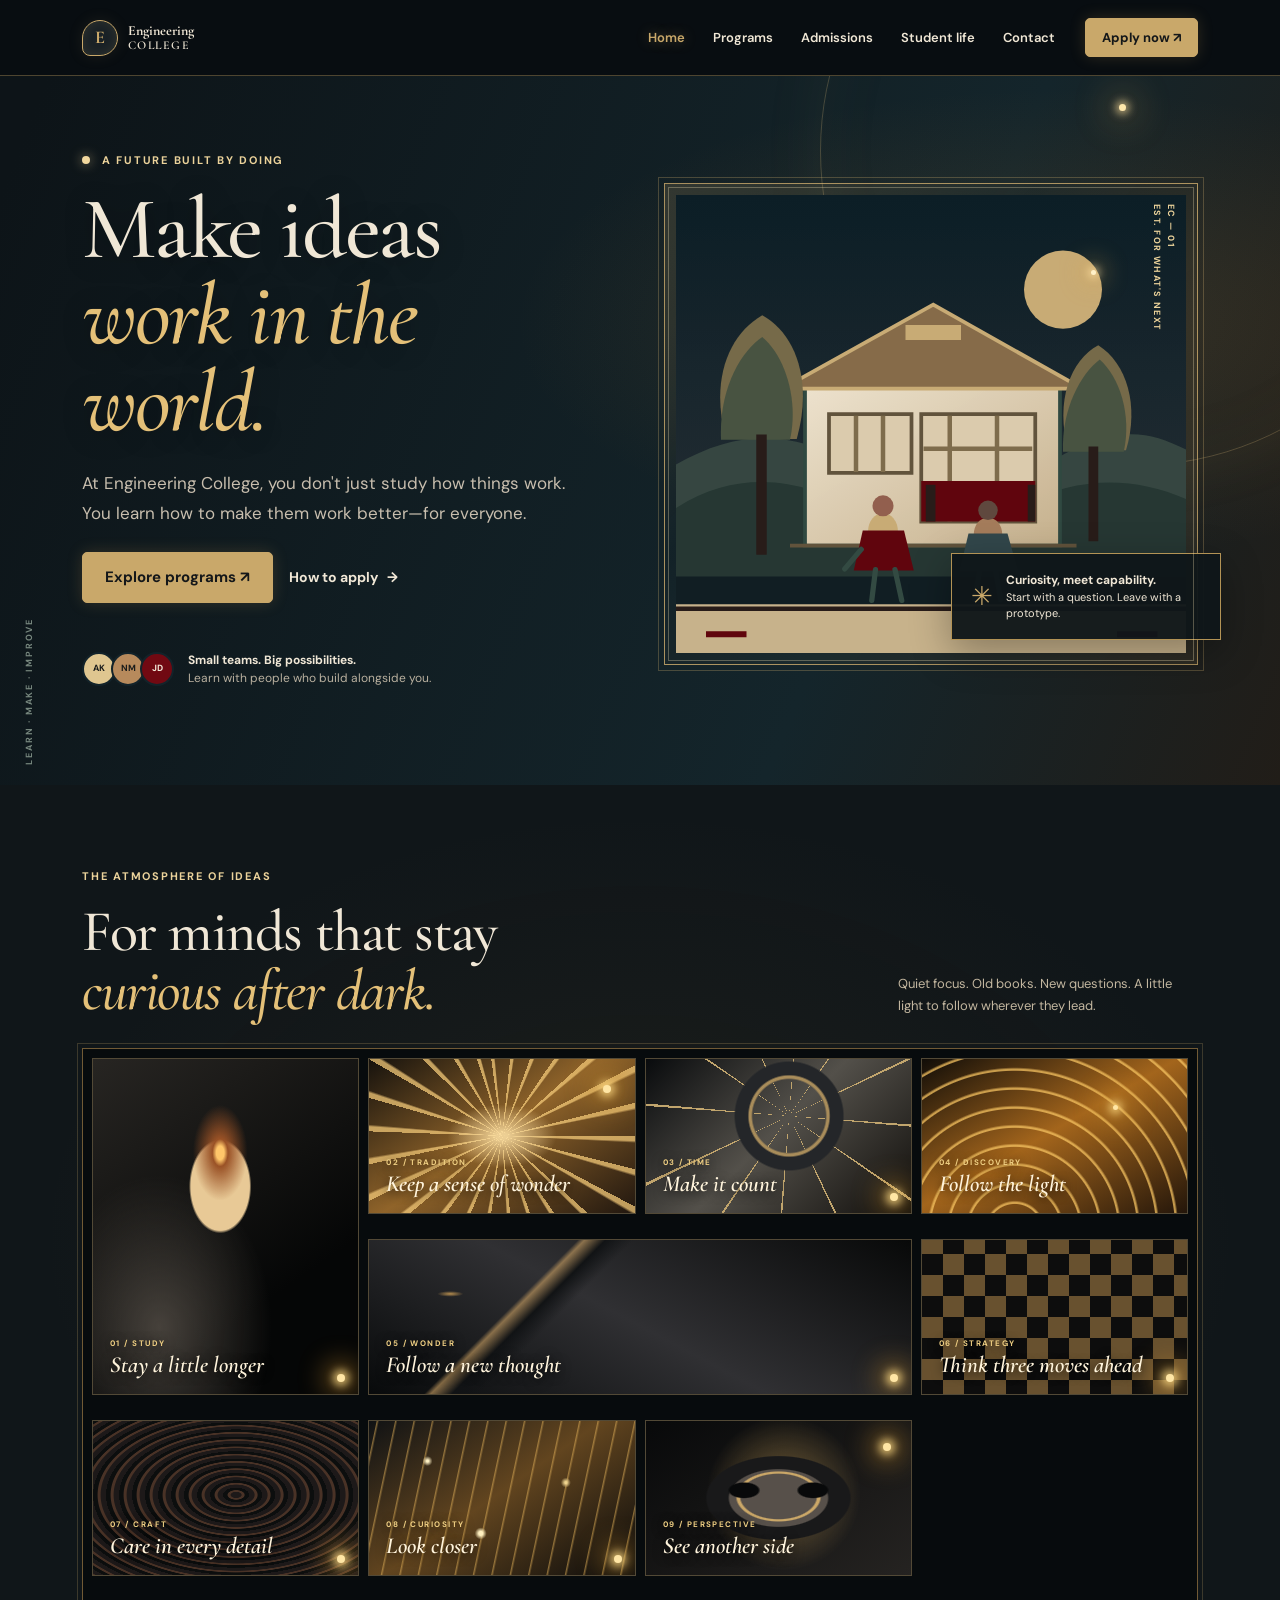
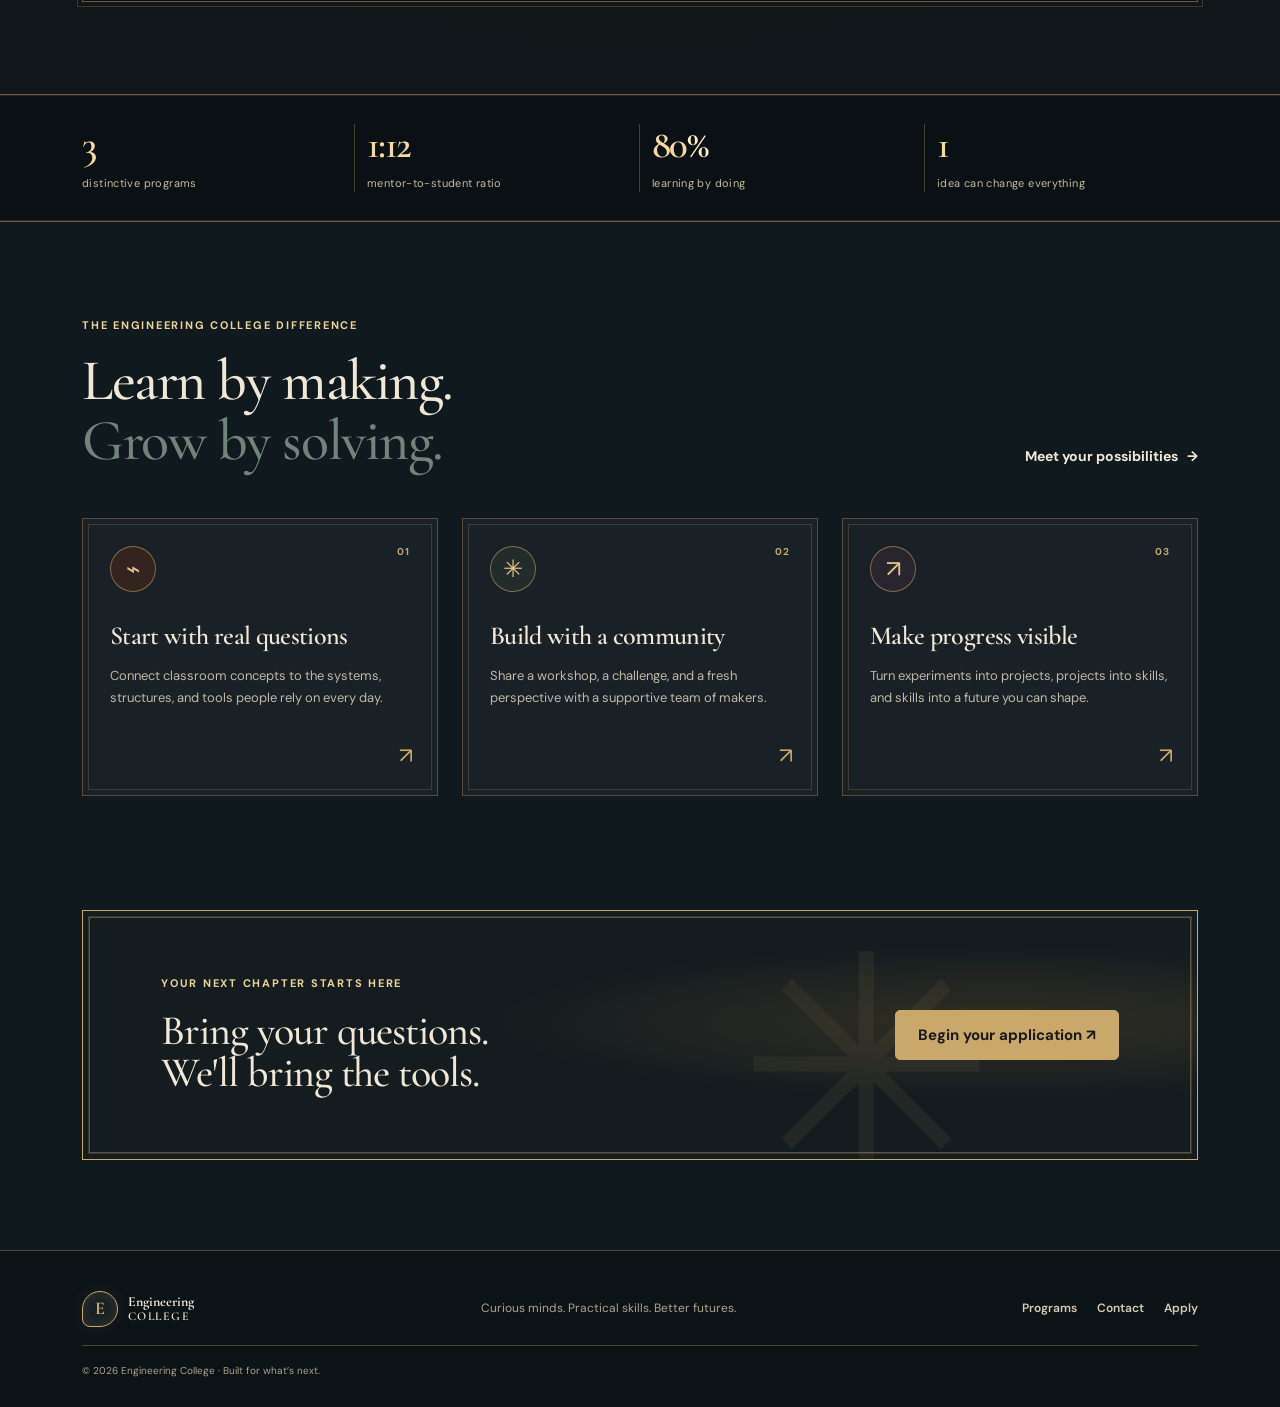
<file: index.html>
<!doctype html>
<html lang="en">
<head>
  <meta charset="utf-8">
  <meta name="viewport" content="width=device-width, initial-scale=1">
  <meta name="description" content="Discover Engineering College, where practical learning and bold ideas shape the next generation of engineers.">
  <title>Engineering College | Build what matters</title>
  <link rel="preconnect" href="https://cdn.jsdelivr.net">
  <link href="https://cdn.jsdelivr.net/npm/bootstrap@5.3.3/dist/css/bootstrap.min.css" rel="stylesheet">
  <link href="assets/styles.css" rel="stylesheet">
</head>
<body>
  <a class="skip-link" href="#main">Skip to content</a>
  <nav class="navbar navbar-expand-lg fixed-top site-nav" aria-label="Main navigation">
    <div class="container">
      <a class="navbar-brand brand" href="index.html"><span class="brand-mark" aria-hidden="true">E</span><span>Engineering<span class="brand-light">College</span></span></a>
      <button class="navbar-toggler" type="button" data-bs-toggle="collapse" data-bs-target="#mainNav" aria-controls="mainNav" aria-expanded="false" aria-label="Toggle navigation"><span class="navbar-toggler-icon"></span></button>
      <div class="collapse navbar-collapse" id="mainNav">
        <ul class="navbar-nav ms-auto align-items-lg-center">
          <li class="nav-item"><a class="nav-link active" aria-current="page" href="index.html">Home</a></li>
          <li class="nav-item"><a class="nav-link" href="programs.html">Programs</a></li>
          <li class="nav-item"><a class="nav-link" href="admissions.html">Admissions</a></li>
          <li class="nav-item"><a class="nav-link" href="student-life.html">Student life</a></li>
          <li class="nav-item"><a class="nav-link" href="contact.html">Contact</a></li>
          <li class="nav-item ms-lg-3"><a class="btn btn-small btn-coral" href="registration.html">Apply now <span aria-hidden="true">↗</span></a></li>
        </ul>
      </div>
    </div>
  </nav>

  <main id="main">
    <section class="hero">
      <div class="container">
        <div class="row align-items-center g-5">
          <div class="col-lg-6 hero-copy">
            <p class="eyebrow"><span class="eyebrow-dot"></span> A future built by doing</p>
            <h1>Make ideas<br><span class="text-coral">work in the world.</span></h1>
            <p class="hero-lead">At Engineering College, you don't just study how things work. You learn how to make them work better—for everyone.</p>
            <div class="d-flex flex-wrap gap-3 align-items-center mt-4">
              <a class="btn btn-coral btn-lg" href="programs.html">Explore programs <span aria-hidden="true">↗</span></a>
              <a class="text-link" href="admissions.html">How to apply <span aria-hidden="true">→</span></a>
            </div>
            <div class="hero-proof"><div class="proof-avatars" aria-hidden="true"><span>AK</span><span>NM</span><span>JD</span></div><p><strong>Small teams. Big possibilities.</strong><br>Learn with people who build alongside you.</p></div>
          </div>
          <div class="col-lg-6">
            <div class="hero-art-wrap">
              <img class="hero-art" src="assets/campus.svg" alt="Illustration of the Engineering College campus with a modern workshop building and trees">
              <div class="art-note"><span class="note-icon" aria-hidden="true">✳</span><span><strong>Curiosity, meet capability.</strong><br>Start with a question. Leave with a prototype.</span></div>
              <div class="art-index">EC — 01<br>EST. FOR WHAT'S NEXT</div>
            </div>
          </div>
        </div>
      </div>
      <div class="hero-side-label" aria-hidden="true">LEARN · MAKE · IMPROVE</div>
    </section>

    <section class="night-gallery" aria-labelledby="galleryTitle">
      <div class="container">
        <div class="gallery-heading">
          <div><p class="eyebrow">The atmosphere of ideas</p><h2 id="galleryTitle">For minds that stay<br><span class="text-coral">curious after dark.</span></h2></div>
          <p>Quiet focus. Old books. New questions. A little light to follow wherever they lead.</p>
        </div>
        <div class="gallery-frame">
          <figure class="gallery-tile gallery-candle"><figcaption><small>01 / Study</small>Stay a little longer</figcaption></figure>
          <figure class="gallery-tile gallery-crown"><figcaption><small>02 / Tradition</small>Keep a sense of wonder</figcaption></figure>
          <figure class="gallery-tile gallery-clock"><figcaption><small>03 / Time</small>Make it count</figcaption></figure>
          <figure class="gallery-tile gallery-water"><figcaption><small>04 / Discovery</small>Follow the light</figcaption></figure>
          <figure class="gallery-tile gallery-marble"><figcaption><small>05 / Wonder</small>Follow a new thought</figcaption></figure>
          <figure class="gallery-tile gallery-chess"><figcaption><small>06 / Strategy</small>Think three moves ahead</figcaption></figure>
          <figure class="gallery-tile gallery-rose"><figcaption><small>07 / Craft</small>Care in every detail</figcaption></figure>
          <figure class="gallery-tile gallery-veil"><figcaption><small>08 / Curiosity</small>Look closer</figcaption></figure>
          <figure class="gallery-tile gallery-mask"><figcaption><small>09 / Perspective</small>See another side</figcaption></figure>
        </div>
      </div>
    </section>

    <section class="stat-strip" aria-label="College at a glance">
      <div class="container">
        <div class="row g-4">
          <div class="col-6 col-lg-3"><p class="stat-number">3</p><p class="stat-label">distinctive programs</p></div>
          <div class="col-6 col-lg-3"><p class="stat-number">1:12</p><p class="stat-label">mentor-to-student ratio</p></div>
          <div class="col-6 col-lg-3"><p class="stat-number">80<span>%</span></p><p class="stat-label">learning by doing</p></div>
          <div class="col-6 col-lg-3"><p class="stat-number">1</p><p class="stat-label">idea can change everything</p></div>
        </div>
      </div>
    </section>

    <section class="section-pad">
      <div class="container">
        <div class="section-heading row align-items-end g-3">
          <div class="col-md-8"><p class="eyebrow">The Engineering College difference</p><h2>Learn by making.<br><span class="text-muted-green">Grow by solving.</span></h2></div>
          <div class="col-md-4 text-md-end"><a class="text-link" href="programs.html">Meet your possibilities <span aria-hidden="true">→</span></a></div>
        </div>
        <div class="row g-4 mt-2">
          <div class="col-md-4"><article class="feature-card"><span class="feature-number">01</span><div class="feature-icon icon-peach" aria-hidden="true">⌁</div><h3>Start with real questions</h3><p>Connect classroom concepts to the systems, structures, and tools people rely on every day.</p><a href="programs.html" class="card-arrow" aria-label="Explore practical programs">↗</a></article></div>
          <div class="col-md-4"><article class="feature-card"><span class="feature-number">02</span><div class="feature-icon icon-sage" aria-hidden="true">✳</div><h3>Build with a community</h3><p>Share a workshop, a challenge, and a fresh perspective with a supportive team of makers.</p><a href="student-life.html" class="card-arrow" aria-label="Explore student life">↗</a></article></div>
          <div class="col-md-4"><article class="feature-card"><span class="feature-number">03</span><div class="feature-icon icon-lilac" aria-hidden="true">↗</div><h3>Make progress visible</h3><p>Turn experiments into projects, projects into skills, and skills into a future you can shape.</p><a href="admissions.html" class="card-arrow" aria-label="Explore admissions">↗</a></article></div>
        </div>
      </div>
    </section>

    <section class="home-cta">
      <div class="container">
        <div class="cta-panel">
          <div><p class="eyebrow eyebrow-light">Your next chapter starts here</p><h2>Bring your questions.<br>We'll bring the tools.</h2></div>
          <a class="btn btn-light btn-lg" href="registration.html">Begin your application <span aria-hidden="true">↗</span></a>
          <span class="cta-spark" aria-hidden="true">✳</span>
        </div>
      </div>
    </section>
  </main>
  <footer class="site-footer"><div class="container footer-inner"><a class="navbar-brand brand" href="index.html"><span class="brand-mark" aria-hidden="true">E</span><span>Engineering<span class="brand-light">College</span></span></a><p>Curious minds. Practical skills. Better futures.</p><div class="footer-links"><a href="programs.html">Programs</a><a href="contact.html">Contact</a><a href="registration.html">Apply</a></div><small>© 2026 Engineering College · Built for what’s next.</small></div></footer>
  <script src="https://cdn.jsdelivr.net/npm/bootstrap@5.3.3/dist/js/bootstrap.bundle.min.js"></script>
  <script src="assets/script.js" defer></script>
</body>
</html>
</file>
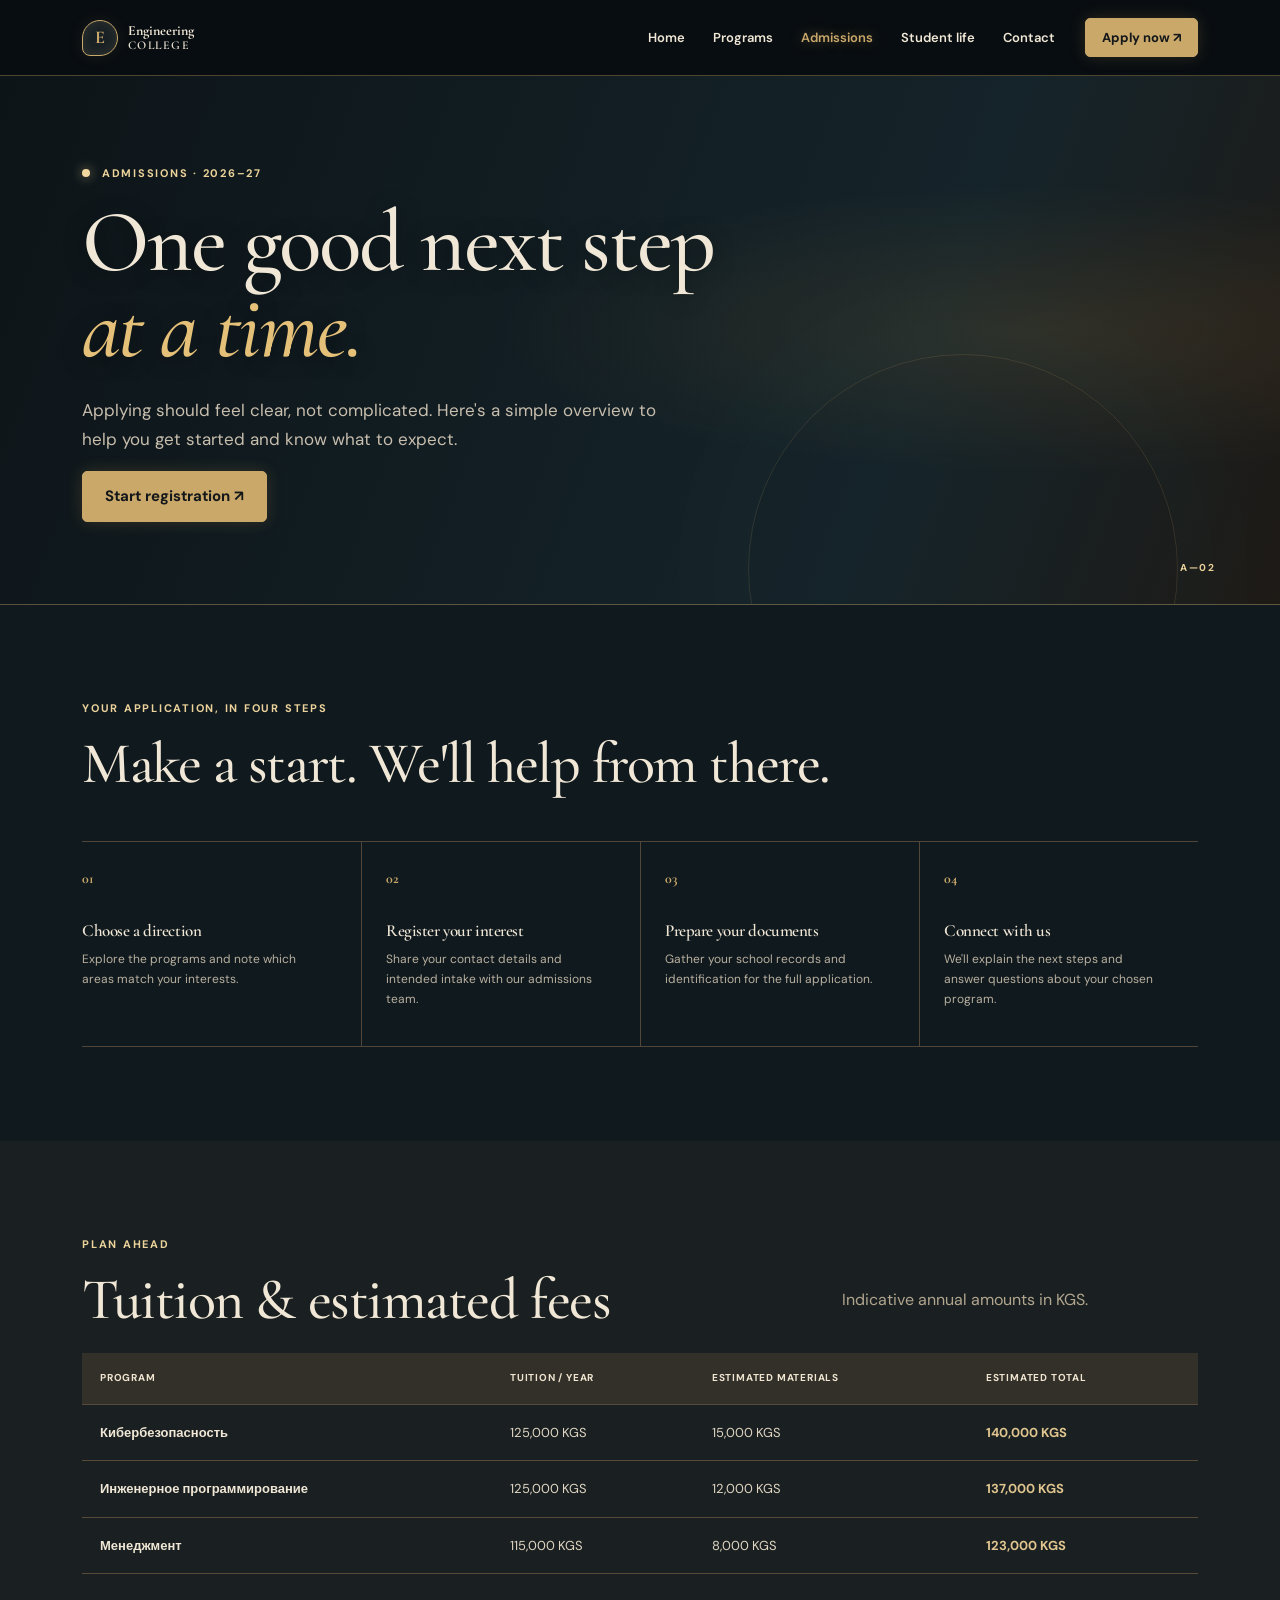
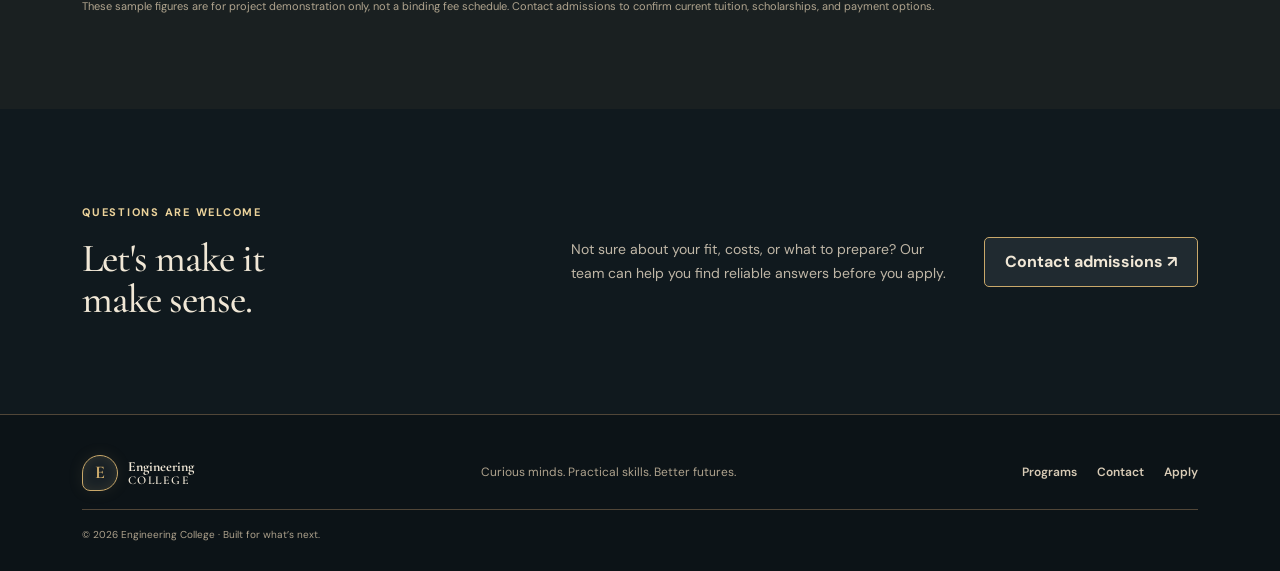
<file: admissions.html>
<!doctype html>
<html lang="en">
<head><meta charset="utf-8"><meta name="viewport" content="width=device-width, initial-scale=1"><meta name="description" content="Find your next step at Engineering College: application process, key dates, and estimated tuition and fees."><title>Admissions | Engineering College</title><link rel="preconnect" href="https://cdn.jsdelivr.net"><link href="https://cdn.jsdelivr.net/npm/bootstrap@5.3.3/dist/css/bootstrap.min.css" rel="stylesheet"><link href="assets/styles.css" rel="stylesheet"></head>
<body>
  <a class="skip-link" href="#main">Skip to content</a>
  <nav class="navbar navbar-expand-lg fixed-top site-nav" aria-label="Main navigation"><div class="container"><a class="navbar-brand brand" href="index.html"><span class="brand-mark" aria-hidden="true">E</span><span>Engineering<span class="brand-light">College</span></span></a><button class="navbar-toggler" type="button" data-bs-toggle="collapse" data-bs-target="#mainNav" aria-controls="mainNav" aria-expanded="false" aria-label="Toggle navigation"><span class="navbar-toggler-icon"></span></button><div class="collapse navbar-collapse" id="mainNav"><ul class="navbar-nav ms-auto align-items-lg-center"><li class="nav-item"><a class="nav-link" href="index.html">Home</a></li><li class="nav-item"><a class="nav-link" href="programs.html">Programs</a></li><li class="nav-item"><a class="nav-link active" aria-current="page" href="admissions.html">Admissions</a></li><li class="nav-item"><a class="nav-link" href="student-life.html">Student life</a></li><li class="nav-item"><a class="nav-link" href="contact.html">Contact</a></li><li class="nav-item ms-lg-3"><a class="btn btn-small btn-coral" href="registration.html">Apply now <span aria-hidden="true">↗</span></a></li></ul></div></div></nav>
  <main id="main">
    <section class="page-hero"><div class="container"><p class="eyebrow"><span class="eyebrow-dot"></span> Admissions · 2026–27</p><h1>One good next step<br><span class="text-coral">at a time.</span></h1><p class="hero-lead">Applying should feel clear, not complicated. Here's a simple overview to help you get started and know what to expect.</p><a class="btn btn-coral btn-lg mt-3" href="registration.html">Start registration <span aria-hidden="true">↗</span></a></div><span class="page-hero-mark" aria-hidden="true">A—02</span></section>
    <section class="section-pad"><div class="container"><div class="section-heading"><p class="eyebrow">Your application, in four steps</p><h2>Make a start. We'll help from there.</h2></div>
      <div class="steps-grid mt-5">
        <article class="step-card"><span class="step-count">01</span><h3>Choose a direction</h3><p>Explore the programs and note which areas match your interests.</p></article>
        <article class="step-card"><span class="step-count">02</span><h3>Register your interest</h3><p>Share your contact details and intended intake with our admissions team.</p></article>
        <article class="step-card"><span class="step-count">03</span><h3>Prepare your documents</h3><p>Gather your school records and identification for the full application.</p></article>
        <article class="step-card"><span class="step-count">04</span><h3>Connect with us</h3><p>We'll explain the next steps and answer questions about your chosen program.</p></article>
      </div>
    </div></section>
    <section class="tinted-section section-pad"><div class="container"><div class="section-heading row align-items-end"><div class="col-md-8"><p class="eyebrow">Plan ahead</p><h2>Tuition &amp; estimated fees</h2></div><div class="col-md-4"><p class="text-muted">Indicative annual amounts in KGS.</p></div></div>
      <div class="table-responsive mt-4"><table class="table fee-table"><caption class="visually-hidden">Estimated annual tuition and fees for the 2026–27 academic year</caption><thead><tr><th scope="col">Program</th><th scope="col">Tuition / year</th><th scope="col">Estimated materials</th><th scope="col">Estimated total</th></tr></thead><tbody><tr><th scope="row" lang="ru">Кибербезопасность</th><td>125,000 KGS</td><td>15,000 KGS</td><td><strong>140,000 KGS</strong></td></tr><tr><th scope="row" lang="ru">Инженерное программирование</th><td>125,000 KGS</td><td>12,000 KGS</td><td><strong>137,000 KGS</strong></td></tr><tr><th scope="row" lang="ru">Менеджмент</th><td>115,000 KGS</td><td>8,000 KGS</td><td><strong>123,000 KGS</strong></td></tr></tbody></table></div>
      <p class="table-note">These sample figures are for project demonstration only, not a binding fee schedule. Contact admissions to confirm current tuition, scholarships, and payment options.</p>
    </div></section>
    <section class="section-pad"><div class="container split-callout"><div><p class="eyebrow">Questions are welcome</p><h2>Let's make it<br>make sense.</h2></div><p>Not sure about your fit, costs, or what to prepare? Our team can help you find reliable answers before you apply.</p><a class="btn btn-dark-green" href="contact.html">Contact admissions <span aria-hidden="true">↗</span></a></div></section>
  </main>
  <footer class="site-footer"><div class="container footer-inner"><a class="navbar-brand brand" href="index.html"><span class="brand-mark" aria-hidden="true">E</span><span>Engineering<span class="brand-light">College</span></span></a><p>Curious minds. Practical skills. Better futures.</p><div class="footer-links"><a href="programs.html">Programs</a><a href="contact.html">Contact</a><a href="registration.html">Apply</a></div><small>© 2026 Engineering College · Built for what’s next.</small></div></footer>
  <script src="https://cdn.jsdelivr.net/npm/bootstrap@5.3.3/dist/js/bootstrap.bundle.min.js"></script><script src="assets/script.js" defer></script>
</body></html>
</file>
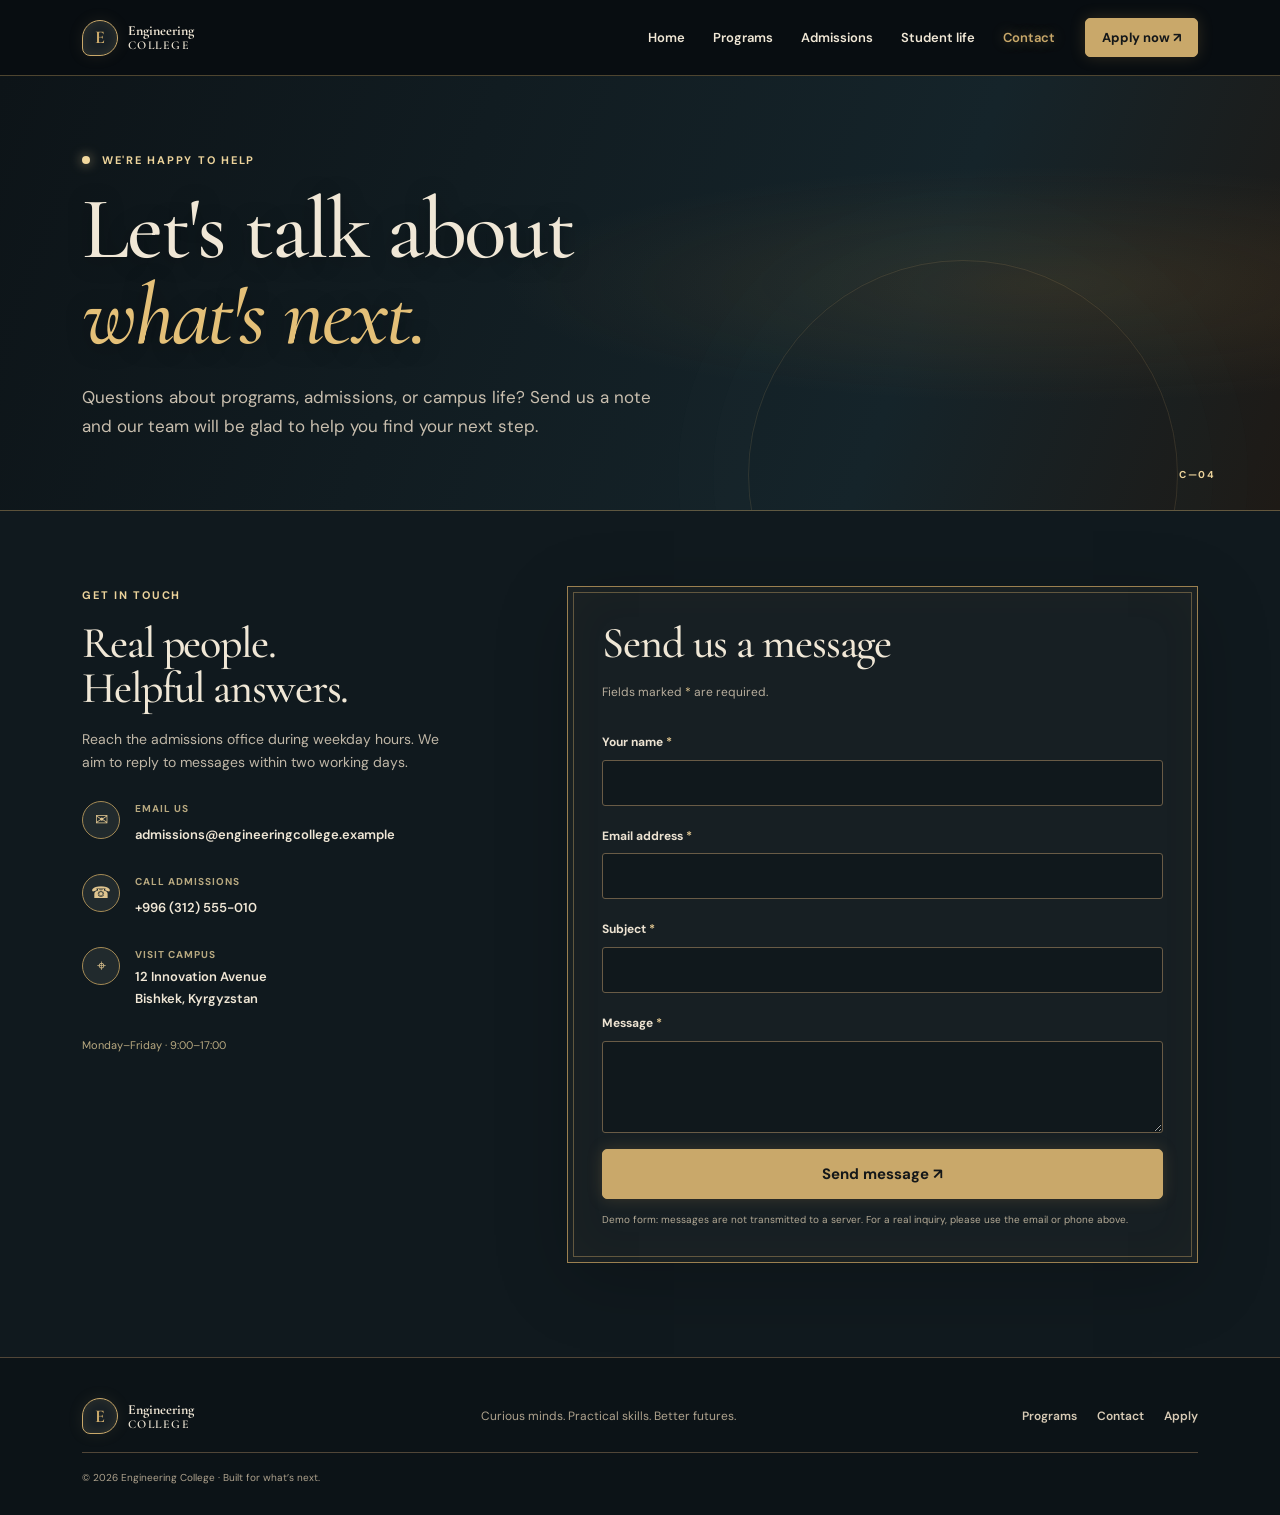
<file: contact.html>
<!doctype html>
<html lang="en">
<head><meta charset="utf-8"><meta name="viewport" content="width=device-width, initial-scale=1"><meta name="description" content="Contact the Engineering College admissions team by phone, email, or the accessible contact form."><title>Contact | Engineering College</title><link rel="preconnect" href="https://cdn.jsdelivr.net"><link href="https://cdn.jsdelivr.net/npm/bootstrap@5.3.3/dist/css/bootstrap.min.css" rel="stylesheet"><link href="assets/styles.css" rel="stylesheet"></head>
<body>
  <a class="skip-link" href="#main">Skip to content</a>
  <nav class="navbar navbar-expand-lg fixed-top site-nav" aria-label="Main navigation"><div class="container"><a class="navbar-brand brand" href="index.html"><span class="brand-mark" aria-hidden="true">E</span><span>Engineering<span class="brand-light">College</span></span></a><button class="navbar-toggler" type="button" data-bs-toggle="collapse" data-bs-target="#mainNav" aria-controls="mainNav" aria-expanded="false" aria-label="Toggle navigation"><span class="navbar-toggler-icon"></span></button><div class="collapse navbar-collapse" id="mainNav"><ul class="navbar-nav ms-auto align-items-lg-center"><li class="nav-item"><a class="nav-link" href="index.html">Home</a></li><li class="nav-item"><a class="nav-link" href="programs.html">Programs</a></li><li class="nav-item"><a class="nav-link" href="admissions.html">Admissions</a></li><li class="nav-item"><a class="nav-link" href="student-life.html">Student life</a></li><li class="nav-item"><a class="nav-link active" aria-current="page" href="contact.html">Contact</a></li><li class="nav-item ms-lg-3"><a class="btn btn-small btn-coral" href="registration.html">Apply now <span aria-hidden="true">↗</span></a></li></ul></div></div></nav>
  <main id="main">
    <section class="page-hero page-hero-short"><div class="container"><p class="eyebrow"><span class="eyebrow-dot"></span> We're happy to help</p><h1>Let's talk about<br><span class="text-coral">what's next.</span></h1><p class="hero-lead">Questions about programs, admissions, or campus life? Send us a note and our team will be glad to help you find your next step.</p></div><span class="page-hero-mark" aria-hidden="true">C—04</span></section>
    <section class="section-pad contact-section"><div class="container"><div class="row g-5">
      <div class="col-lg-5"><p class="eyebrow">Get in touch</p><h2>Real people.<br>Helpful answers.</h2><p class="contact-intro">Reach the admissions office during weekday hours. We aim to reply to messages within two working days.</p>
        <div class="contact-detail"><span class="detail-icon" aria-hidden="true">✉</span><div><span>Email us</span><a href="mailto:admissions@engineeringcollege.example">admissions@engineeringcollege.example</a></div></div>
        <div class="contact-detail"><span class="detail-icon" aria-hidden="true">☎</span><div><span>Call admissions</span><a href="tel:+996312555010">+996 (312) 555-010</a></div></div>
        <div class="contact-detail"><span class="detail-icon" aria-hidden="true">⌖</span><div><span>Visit campus</span><p>12 Innovation Avenue<br>Bishkek, Kyrgyzstan</p></div></div>
        <p class="contact-hours">Monday–Friday · 9:00–17:00</p>
      </div>
      <div class="col-lg-7"><form class="form-panel" id="contactForm" novalidate>
        <h2 class="form-title">Send us a message</h2><p class="form-subtitle">Fields marked <span aria-hidden="true">*</span> are required.</p>
        <div class="mb-3"><label class="form-label" for="contactName">Your name <span aria-hidden="true">*</span></label><input class="form-control" id="contactName" name="name" autocomplete="name" required minlength="2" aria-describedby="contactNameError"><div class="field-error" id="contactNameError"></div></div>
        <div class="mb-3"><label class="form-label" for="contactEmail">Email address <span aria-hidden="true">*</span></label><input class="form-control" type="email" id="contactEmail" name="email" autocomplete="email" required aria-describedby="contactEmailError"><div class="field-error" id="contactEmailError"></div></div>
        <div class="mb-3"><label class="form-label" for="contactSubject">Subject <span aria-hidden="true">*</span></label><input class="form-control" id="contactSubject" name="subject" required minlength="3" aria-describedby="contactSubjectError"><div class="field-error" id="contactSubjectError"></div></div>
        <div class="mb-3"><label class="form-label" for="contactMessage">Message <span aria-hidden="true">*</span></label><textarea class="form-control" id="contactMessage" name="message" rows="4" required minlength="10" aria-describedby="contactMessageError"></textarea><div class="field-error" id="contactMessageError"></div></div>
        <div class="honeypot" aria-hidden="true"><label for="contactWebsite">Leave this field empty</label><input id="contactWebsite" name="website" tabindex="-1" autocomplete="off"></div>
        <button class="btn btn-coral btn-lg w-100" type="submit">Send message <span aria-hidden="true">↗</span></button>
        <p class="form-feedback" id="contactFeedback" role="status" aria-live="polite"></p>
        <p class="form-disclaimer">Demo form: messages are not transmitted to a server. For a real inquiry, please use the email or phone above.</p>
      </form></div>
    </div></div></section>
  </main>
  <footer class="site-footer"><div class="container footer-inner"><a class="navbar-brand brand" href="index.html"><span class="brand-mark" aria-hidden="true">E</span><span>Engineering<span class="brand-light">College</span></span></a><p>Curious minds. Practical skills. Better futures.</p><div class="footer-links"><a href="programs.html">Programs</a><a href="contact.html">Contact</a><a href="registration.html">Apply</a></div><small>© 2026 Engineering College · Built for what’s next.</small></div></footer>
  <script src="https://cdn.jsdelivr.net/npm/bootstrap@5.3.3/dist/js/bootstrap.bundle.min.js"></script><script src="assets/script.js" defer></script>
</body></html>
</file>
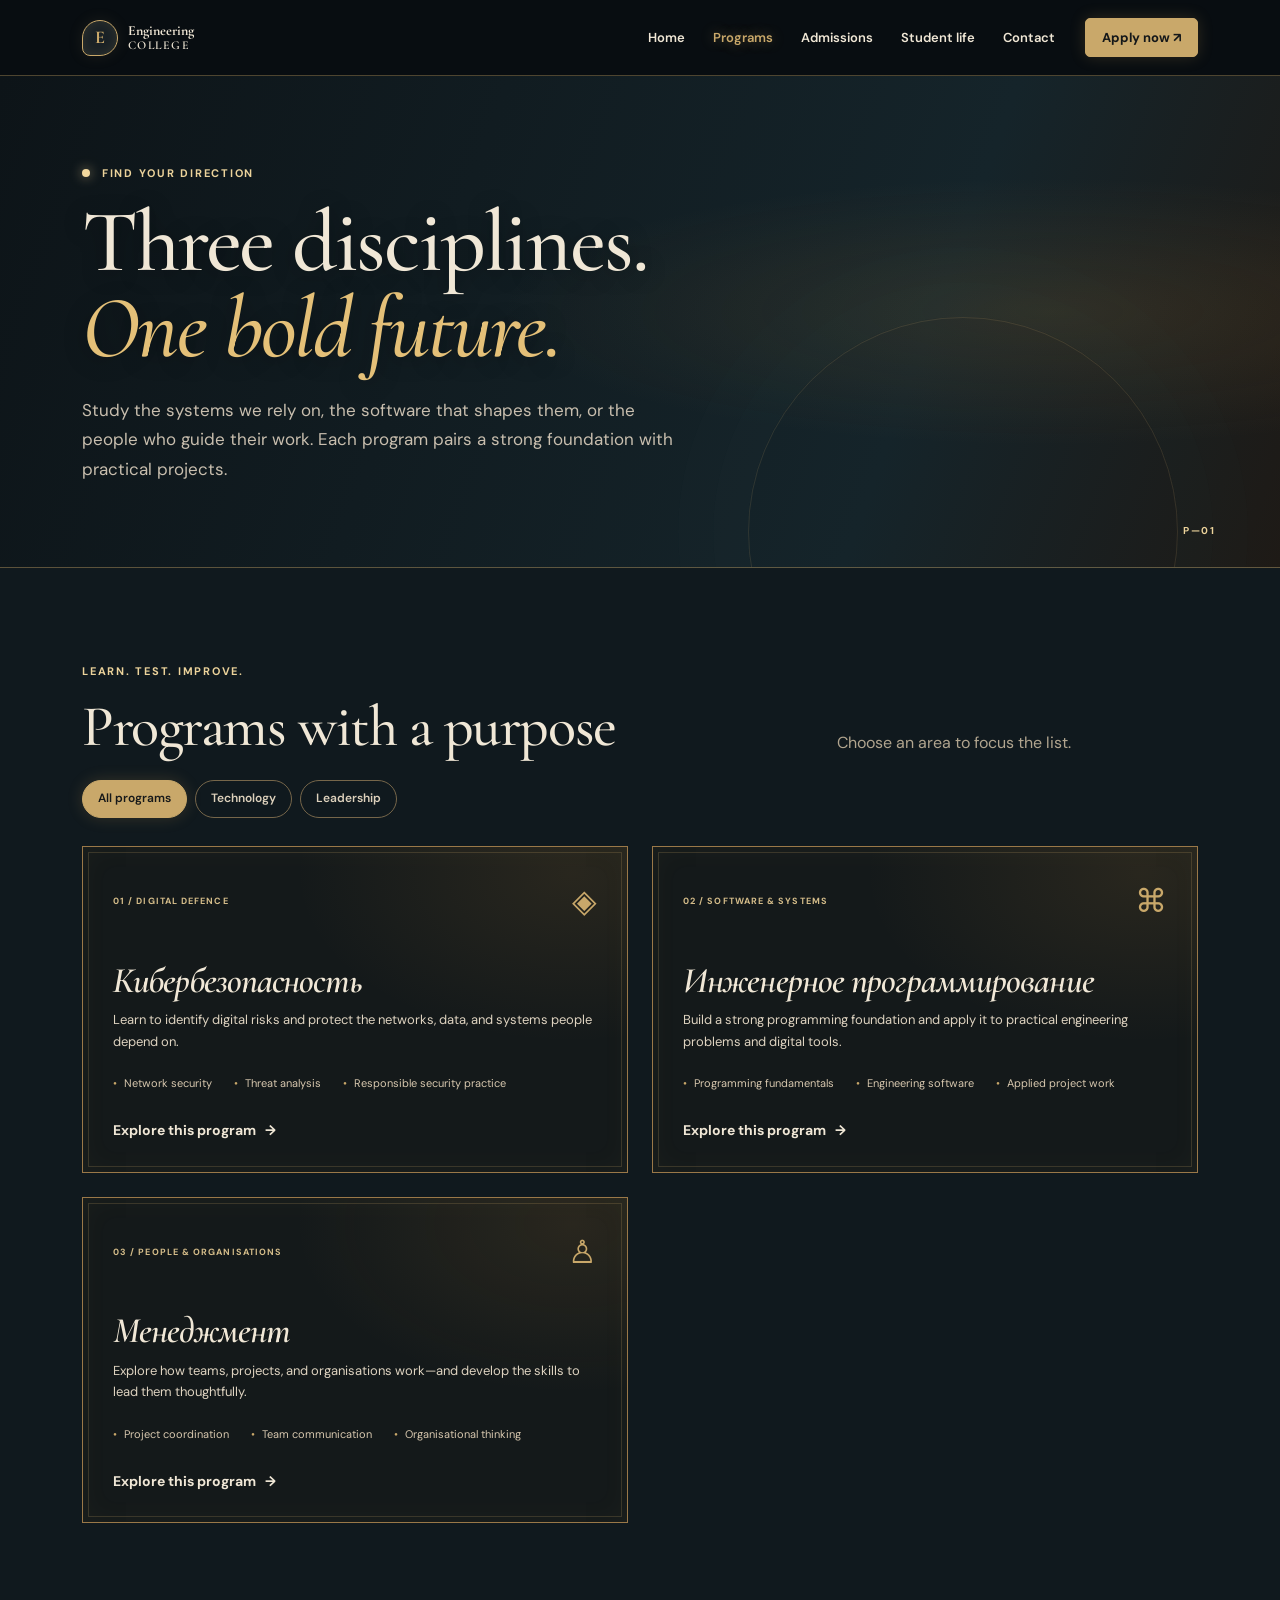
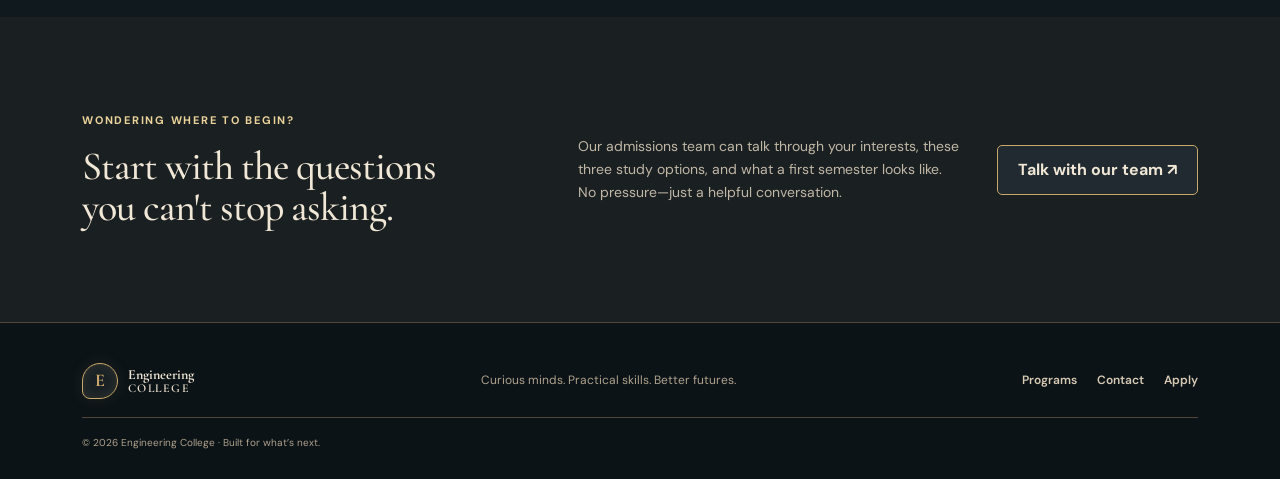
<file: programs.html>
<!doctype html>
<html lang="en">
<head>
  <meta charset="utf-8"><meta name="viewport" content="width=device-width, initial-scale=1">
  <meta name="description" content="Explore cybersecurity, engineering programming, and management programs at Engineering College.">
  <title>Programs | Engineering College</title>
  <link rel="preconnect" href="https://cdn.jsdelivr.net"><link href="https://cdn.jsdelivr.net/npm/bootstrap@5.3.3/dist/css/bootstrap.min.css" rel="stylesheet"><link href="assets/styles.css" rel="stylesheet">
</head>
<body>
  <a class="skip-link" href="#main">Skip to content</a>
  <nav class="navbar navbar-expand-lg fixed-top site-nav" aria-label="Main navigation"><div class="container"><a class="navbar-brand brand" href="index.html"><span class="brand-mark" aria-hidden="true">E</span><span>Engineering<span class="brand-light">College</span></span></a><button class="navbar-toggler" type="button" data-bs-toggle="collapse" data-bs-target="#mainNav" aria-controls="mainNav" aria-expanded="false" aria-label="Toggle navigation"><span class="navbar-toggler-icon"></span></button><div class="collapse navbar-collapse" id="mainNav"><ul class="navbar-nav ms-auto align-items-lg-center"><li class="nav-item"><a class="nav-link" href="index.html">Home</a></li><li class="nav-item"><a class="nav-link active" aria-current="page" href="programs.html">Programs</a></li><li class="nav-item"><a class="nav-link" href="admissions.html">Admissions</a></li><li class="nav-item"><a class="nav-link" href="student-life.html">Student life</a></li><li class="nav-item"><a class="nav-link" href="contact.html">Contact</a></li><li class="nav-item ms-lg-3"><a class="btn btn-small btn-coral" href="registration.html">Apply now <span aria-hidden="true">↗</span></a></li></ul></div></div></nav>
  <main id="main">
    <section class="page-hero"><div class="container"><p class="eyebrow"><span class="eyebrow-dot"></span> Find your direction</p><h1>Three disciplines.<br><span class="text-coral">One bold future.</span></h1><p class="hero-lead">Study the systems we rely on, the software that shapes them, or the people who guide their work. Each program pairs a strong foundation with practical projects.</p></div><span class="page-hero-mark" aria-hidden="true">P—01</span></section>
    <section class="section-pad"><div class="container"><div class="section-heading row align-items-end g-3"><div class="col-md-8"><p class="eyebrow">Learn. Test. Improve.</p><h2>Programs with a purpose</h2></div><div class="col-md-4"><p class="mb-0 text-muted">Choose an area to focus the list.</p></div></div>
      <div class="filter-row mt-4" role="group" aria-label="Filter programs">
        <button class="filter-button is-selected" type="button" data-program-filter="all" aria-pressed="true">All programs</button><button class="filter-button" type="button" data-program-filter="technology" aria-pressed="false">Technology</button><button class="filter-button" type="button" data-program-filter="leadership" aria-pressed="false">Leadership</button>
      </div>
      <div class="row g-4 mt-1" id="programGrid">
        <div class="col-md-6 program-item" data-category="technology"><article class="program-card program-peach"><div class="program-top"><span class="program-code">01 / DIGITAL DEFENCE</span><span class="program-symbol" aria-hidden="true">◈</span></div><h3 lang="ru">Кибербезопасность</h3><p>Learn to identify digital risks and protect the networks, data, and systems people depend on.</p><ul><li>Network security</li><li>Threat analysis</li><li>Responsible security practice</li></ul><a href="registration.html?program=cybersecurity" class="text-link">Explore this program <span aria-hidden="true">→</span></a></article></div>
        <div class="col-md-6 program-item" data-category="technology"><article class="program-card program-blue"><div class="program-top"><span class="program-code">02 / SOFTWARE &amp; SYSTEMS</span><span class="program-symbol" aria-hidden="true">⌘</span></div><h3 lang="ru">Инженерное программирование</h3><p>Build a strong programming foundation and apply it to practical engineering problems and digital tools.</p><ul><li>Programming fundamentals</li><li>Engineering software</li><li>Applied project work</li></ul><a href="registration.html?program=engineering-programming" class="text-link">Explore this program <span aria-hidden="true">→</span></a></article></div>
        <div class="col-md-6 program-item" data-category="leadership"><article class="program-card program-sage"><div class="program-top"><span class="program-code">03 / PEOPLE &amp; ORGANISATIONS</span><span class="program-symbol" aria-hidden="true">♙</span></div><h3 lang="ru">Менеджмент</h3><p>Explore how teams, projects, and organisations work—and develop the skills to lead them thoughtfully.</p><ul><li>Project coordination</li><li>Team communication</li><li>Organisational thinking</li></ul><a href="registration.html?program=management" class="text-link">Explore this program <span aria-hidden="true">→</span></a></article></div>
      </div>
      <p class="filter-status visually-hidden" aria-live="polite"></p>
    </div></section>
    <section class="tinted-section section-pad"><div class="container split-callout"><div><p class="eyebrow">Wondering where to begin?</p><h2>Start with the questions<br>you can't stop asking.</h2></div><p>Our admissions team can talk through your interests, these three study options, and what a first semester looks like. No pressure—just a helpful conversation.</p><a class="btn btn-dark-green" href="contact.html">Talk with our team <span aria-hidden="true">↗</span></a></div></section>
  </main>
  <footer class="site-footer"><div class="container footer-inner"><a class="navbar-brand brand" href="index.html"><span class="brand-mark" aria-hidden="true">E</span><span>Engineering<span class="brand-light">College</span></span></a><p>Curious minds. Practical skills. Better futures.</p><div class="footer-links"><a href="programs.html">Programs</a><a href="contact.html">Contact</a><a href="registration.html">Apply</a></div><small>© 2026 Engineering College · Built for what’s next.</small></div></footer>
  <script src="https://cdn.jsdelivr.net/npm/bootstrap@5.3.3/dist/js/bootstrap.bundle.min.js"></script><script src="assets/script.js" defer></script>
</body></html>
</file>
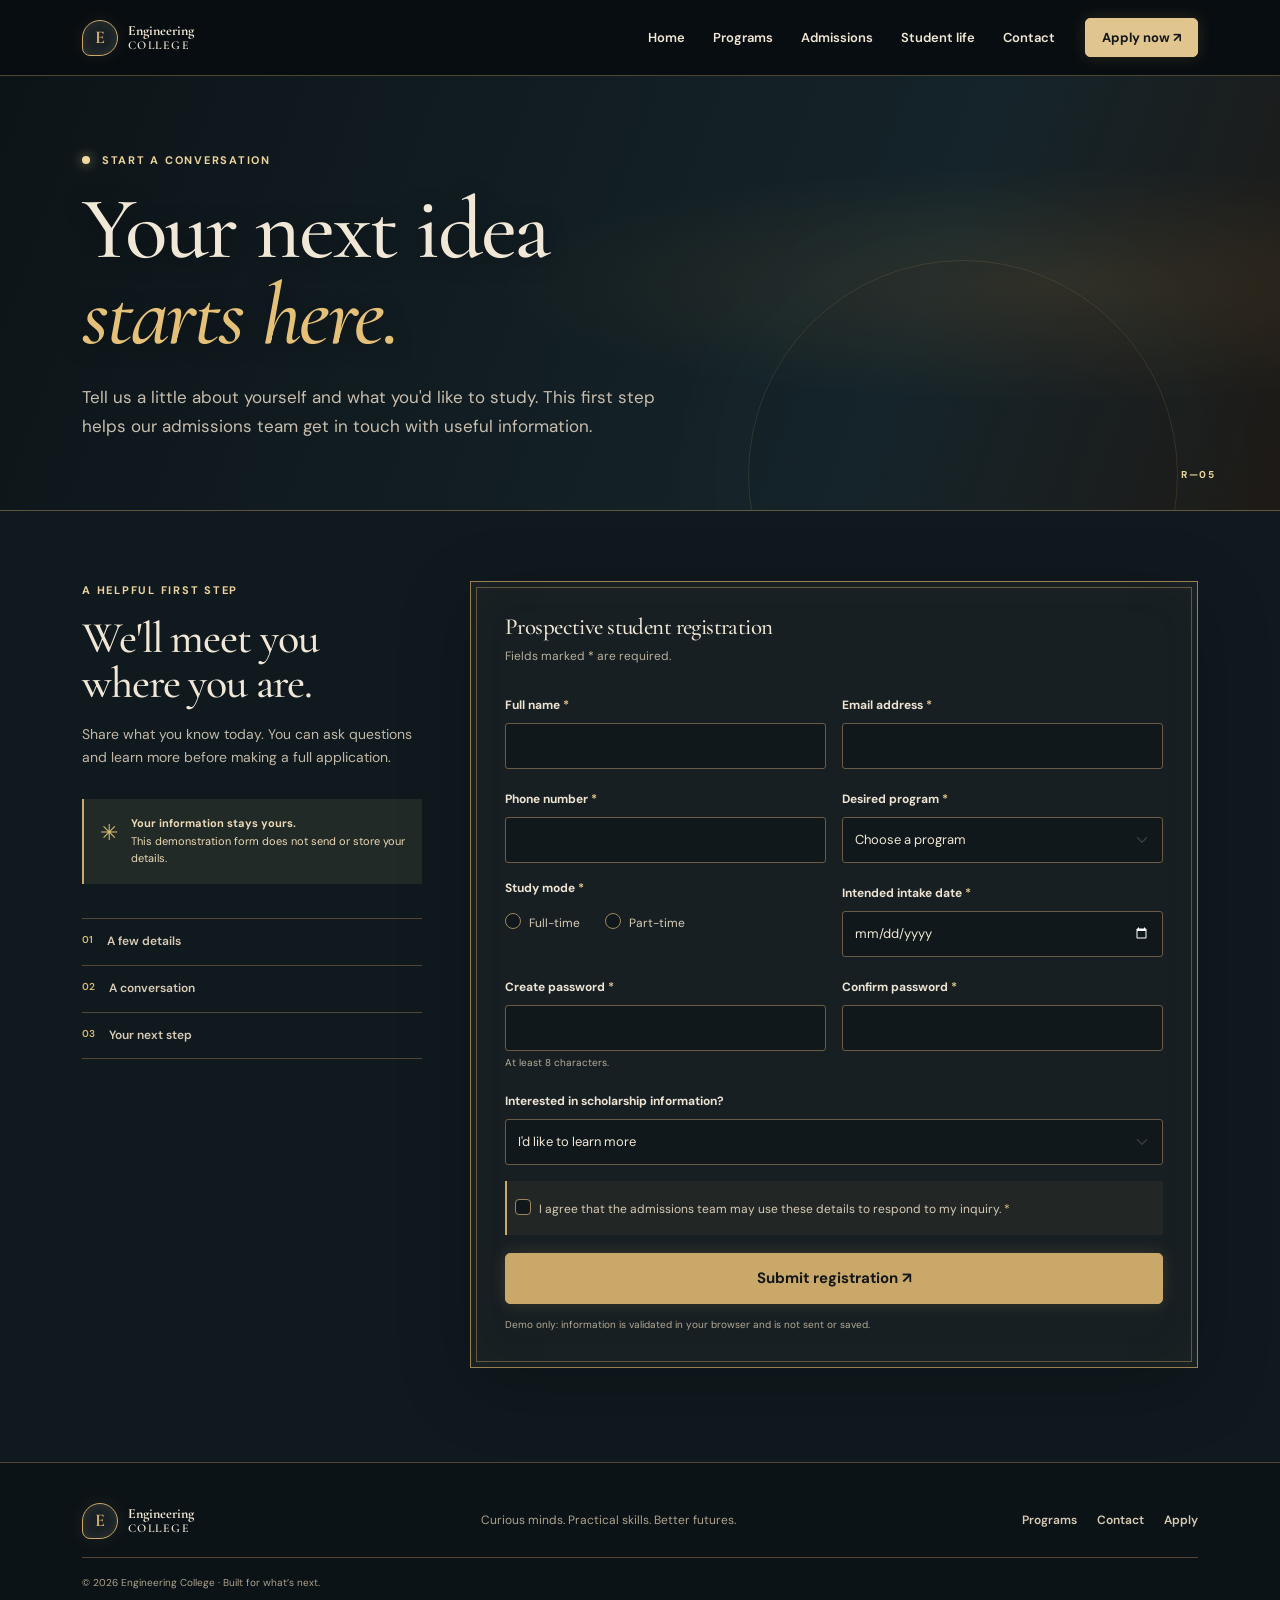
<file: registration.html>
<!doctype html>
<html lang="en">
<head><meta charset="utf-8"><meta name="viewport" content="width=device-width, initial-scale=1"><meta name="description" content="Register your interest in an Engineering College program and tell our admissions team when you'd like to start."><title>Register | Engineering College</title><link rel="preconnect" href="https://cdn.jsdelivr.net"><link href="https://cdn.jsdelivr.net/npm/bootstrap@5.3.3/dist/css/bootstrap.min.css" rel="stylesheet"><link href="assets/styles.css" rel="stylesheet"></head>
<body>
  <a class="skip-link" href="#main">Skip to content</a>
  <nav class="navbar navbar-expand-lg fixed-top site-nav" aria-label="Main navigation"><div class="container"><a class="navbar-brand brand" href="index.html"><span class="brand-mark" aria-hidden="true">E</span><span>Engineering<span class="brand-light">College</span></span></a><button class="navbar-toggler" type="button" data-bs-toggle="collapse" data-bs-target="#mainNav" aria-controls="mainNav" aria-expanded="false" aria-label="Toggle navigation"><span class="navbar-toggler-icon"></span></button><div class="collapse navbar-collapse" id="mainNav"><ul class="navbar-nav ms-auto align-items-lg-center"><li class="nav-item"><a class="nav-link" href="index.html">Home</a></li><li class="nav-item"><a class="nav-link" href="programs.html">Programs</a></li><li class="nav-item"><a class="nav-link" href="admissions.html">Admissions</a></li><li class="nav-item"><a class="nav-link" href="student-life.html">Student life</a></li><li class="nav-item"><a class="nav-link" href="contact.html">Contact</a></li><li class="nav-item ms-lg-3"><a class="btn btn-small btn-coral active" aria-current="page" href="registration.html">Apply now <span aria-hidden="true">↗</span></a></li></ul></div></div></nav>
  <main id="main">
    <section class="page-hero page-hero-short"><div class="container"><p class="eyebrow"><span class="eyebrow-dot"></span> Start a conversation</p><h1>Your next idea<br><span class="text-coral">starts here.</span></h1><p class="hero-lead">Tell us a little about yourself and what you'd like to study. This first step helps our admissions team get in touch with useful information.</p></div><span class="page-hero-mark" aria-hidden="true">R—05</span></section>
    <section class="section-pad registration-section"><div class="container"><div class="row g-5 align-items-start">
      <div class="col-lg-4 registration-aside"><p class="eyebrow">A helpful first step</p><h2>We'll meet you where you are.</h2><p>Share what you know today. You can ask questions and learn more before making a full application.</p><div class="aside-note"><span aria-hidden="true">✳</span><p><strong>Your information stays yours.</strong><br>This demonstration form does not send or store your details.</p></div><div class="aside-steps"><p><span>01</span> A few details</p><p><span>02</span> A conversation</p><p><span>03</span> Your next step</p></div></div>
      <div class="col-lg-8"><form class="form-panel" id="registrationForm" novalidate>
        <h2 class="form-title">Prospective student registration</h2><p class="form-subtitle">Fields marked <span aria-hidden="true">*</span> are required.</p>
        <div class="row g-3">
          <div class="col-md-6"><label class="form-label" for="fullName">Full name <span aria-hidden="true">*</span></label><input class="form-control" id="fullName" name="fullName" autocomplete="name" required minlength="2" aria-describedby="fullNameError"><div class="field-error" id="fullNameError"></div></div>
          <div class="col-md-6"><label class="form-label" for="studentEmail">Email address <span aria-hidden="true">*</span></label><input class="form-control" type="email" id="studentEmail" name="email" autocomplete="email" required aria-describedby="studentEmailError"><div class="field-error" id="studentEmailError"></div></div>
          <div class="col-md-6"><label class="form-label" for="studentPhone">Phone number <span aria-hidden="true">*</span></label><input class="form-control" type="tel" id="studentPhone" name="phone" autocomplete="tel" required pattern="[0-9+ \x2d]{7,20}" aria-describedby="studentPhoneError"><div class="field-error" id="studentPhoneError"></div></div>
          <div class="col-md-6"><label class="form-label" for="desiredProgram">Desired program <span aria-hidden="true">*</span></label><select class="form-select" id="desiredProgram" name="program" required aria-describedby="desiredProgramError"><option value="">Choose a program</option><option value="cybersecurity" lang="ru">Кибербезопасность</option><option value="engineering-programming" lang="ru">Инженерное программирование</option><option value="management" lang="ru">Менеджмент</option></select><div class="field-error" id="desiredProgramError"></div></div>
          <div class="col-md-6"><fieldset class="choice-field" aria-describedby="studyModeError"><legend class="form-label">Study mode <span aria-hidden="true">*</span></legend><div class="choice-options"><label class="form-check"><input class="form-check-input" type="radio" name="studyMode" id="modeFull" value="full-time" required><span class="form-check-label">Full-time</span></label><label class="form-check"><input class="form-check-input" type="radio" name="studyMode" id="modePart" value="part-time" required><span class="form-check-label">Part-time</span></label></div><div class="field-error" id="studyModeError"></div></fieldset></div>
          <div class="col-md-6"><label class="form-label" for="intakeDate">Intended intake date <span aria-hidden="true">*</span></label><input class="form-control" type="date" id="intakeDate" name="intake" required aria-describedby="intakeDateError"><div class="field-error" id="intakeDateError"></div></div>
          <div class="col-md-6"><label class="form-label" for="studentPassword">Create password <span aria-hidden="true">*</span></label><input class="form-control" type="password" id="studentPassword" name="password" autocomplete="new-password" required minlength="8" aria-describedby="studentPasswordHint studentPasswordError"><div class="form-text" id="studentPasswordHint">At least 8 characters.</div><div class="field-error" id="studentPasswordError"></div></div>
          <div class="col-md-6"><label class="form-label" for="confirmPassword">Confirm password <span aria-hidden="true">*</span></label><input class="form-control" type="password" id="confirmPassword" name="confirmPassword" autocomplete="new-password" required aria-describedby="confirmPasswordError"><div class="field-error" id="confirmPasswordError"></div></div>
          <div class="col-12"><label class="form-label" for="scholarshipInterest">Interested in scholarship information?</label><select class="form-select" id="scholarshipInterest" name="scholarship"><option value="not-sure">I'd like to learn more</option><option value="yes">Yes, please</option><option value="no">Not right now</option></select></div>
          <div class="col-12"><div class="form-check agreement-check"><input class="form-check-input" type="checkbox" id="termsAgreement" name="agreement" required aria-describedby="termsAgreementError"><label class="form-check-label" for="termsAgreement">I agree that the admissions team may use these details to respond to my inquiry. <span aria-hidden="true">*</span></label></div><div class="field-error" id="termsAgreementError"></div></div>
          <div class="col-12"><button class="btn btn-coral btn-lg w-100" type="submit">Submit registration <span aria-hidden="true">↗</span></button><p class="form-feedback" id="registrationFeedback" role="status" aria-live="polite"></p><p class="form-disclaimer">Demo only: information is validated in your browser and is not sent or saved.</p></div>
        </div>
      </form></div>
    </div></div></section>
  </main>
  <footer class="site-footer"><div class="container footer-inner"><a class="navbar-brand brand" href="index.html"><span class="brand-mark" aria-hidden="true">E</span><span>Engineering<span class="brand-light">College</span></span></a><p>Curious minds. Practical skills. Better futures.</p><div class="footer-links"><a href="programs.html">Programs</a><a href="contact.html">Contact</a><a href="registration.html">Apply</a></div><small>© 2026 Engineering College · Built for what’s next.</small></div></footer>
  <script src="https://cdn.jsdelivr.net/npm/bootstrap@5.3.3/dist/js/bootstrap.bundle.min.js"></script><script src="assets/script.js" defer></script>
</body></html>
</file>
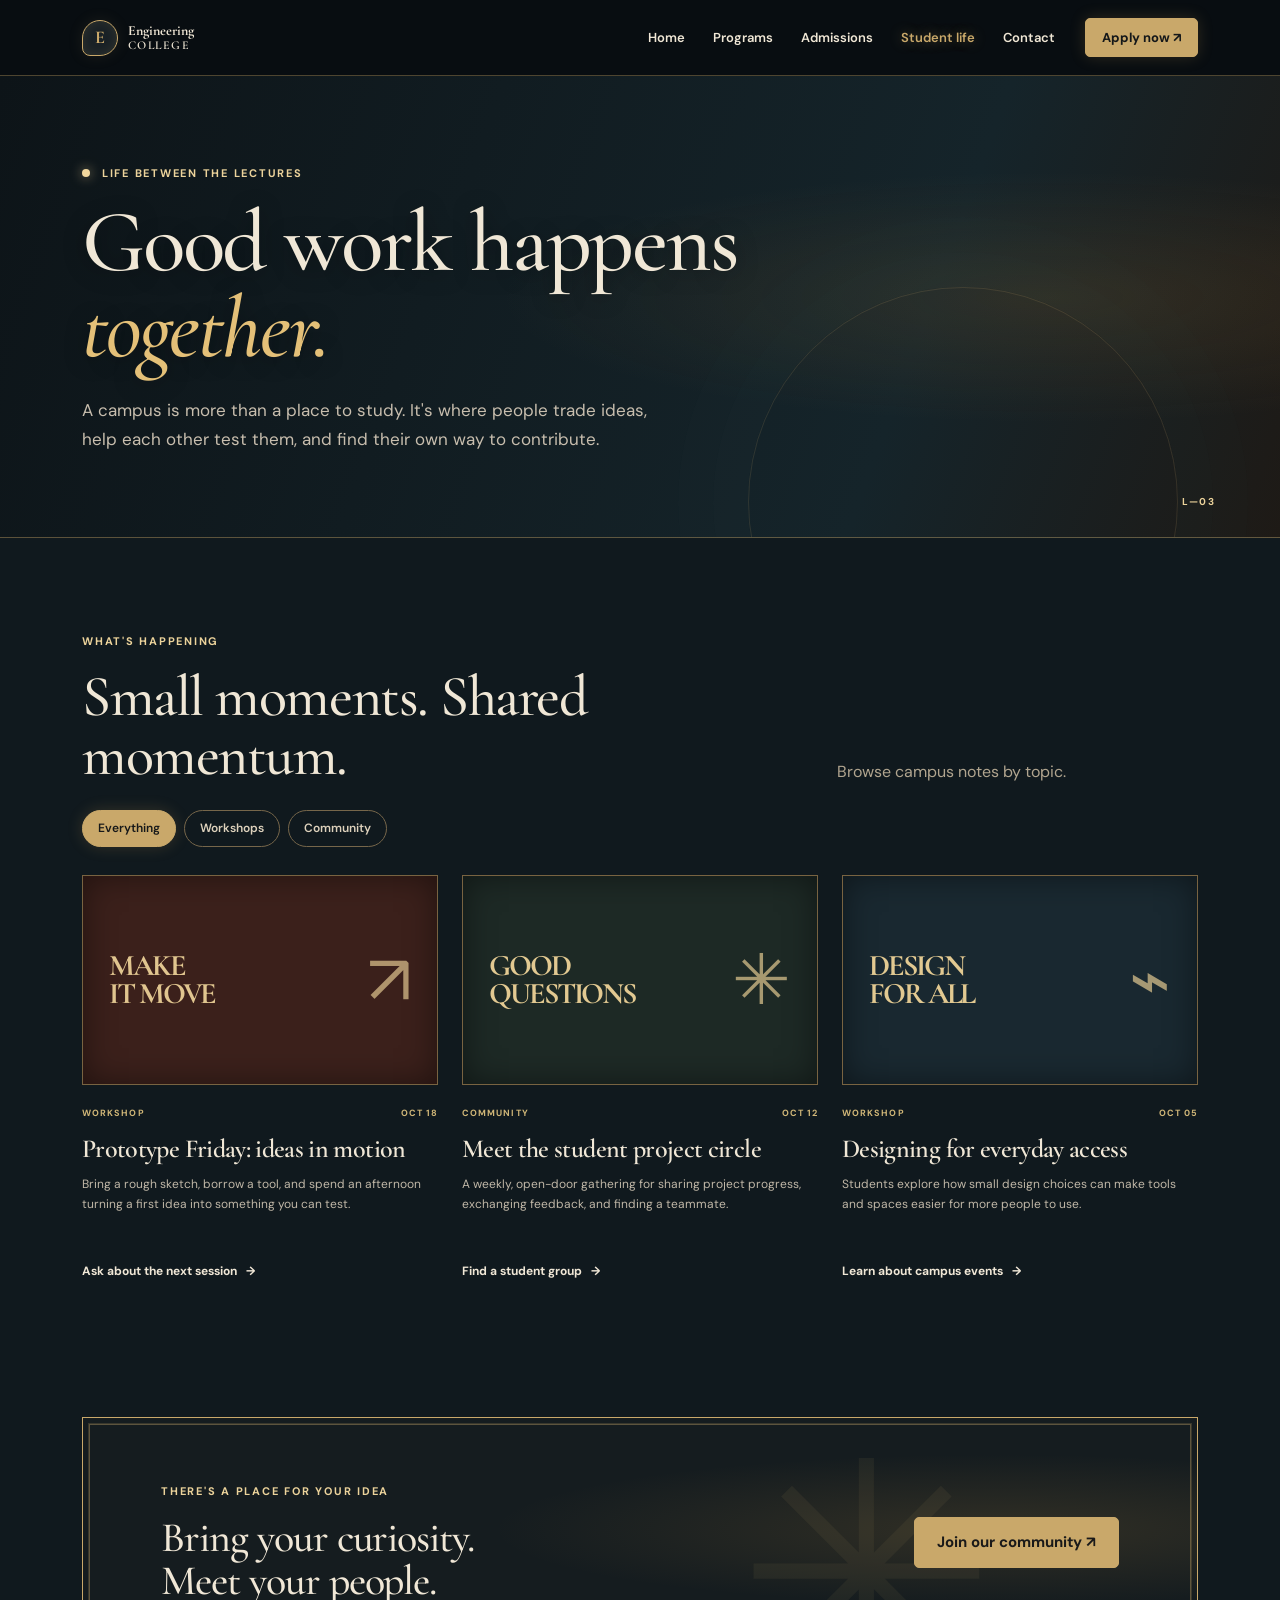
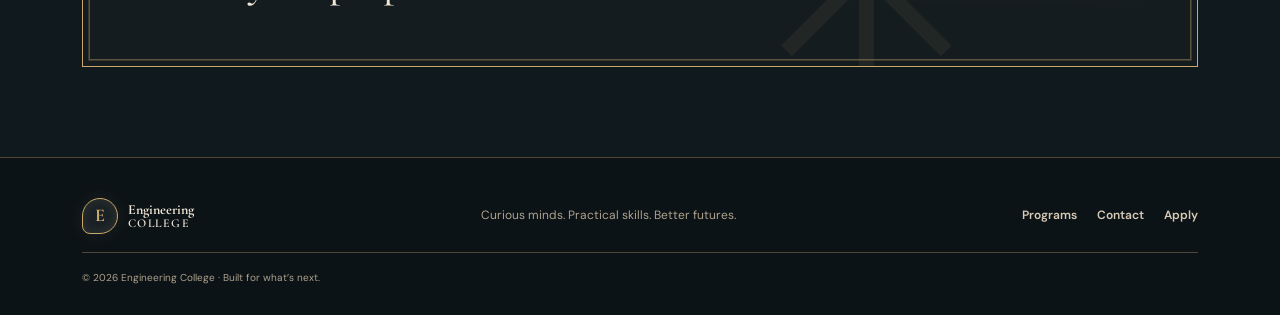
<file: student-life.html>
<!doctype html>
<html lang="en">
<head><meta charset="utf-8"><meta name="viewport" content="width=device-width, initial-scale=1"><meta name="description" content="See the projects, clubs, and campus moments that make student life at Engineering College collaborative and hands-on."><title>Student Life | Engineering College</title><link rel="preconnect" href="https://cdn.jsdelivr.net"><link href="https://cdn.jsdelivr.net/npm/bootstrap@5.3.3/dist/css/bootstrap.min.css" rel="stylesheet"><link href="assets/styles.css" rel="stylesheet"></head>
<body>
  <a class="skip-link" href="#main">Skip to content</a>
  <nav class="navbar navbar-expand-lg fixed-top site-nav" aria-label="Main navigation"><div class="container"><a class="navbar-brand brand" href="index.html"><span class="brand-mark" aria-hidden="true">E</span><span>Engineering<span class="brand-light">College</span></span></a><button class="navbar-toggler" type="button" data-bs-toggle="collapse" data-bs-target="#mainNav" aria-controls="mainNav" aria-expanded="false" aria-label="Toggle navigation"><span class="navbar-toggler-icon"></span></button><div class="collapse navbar-collapse" id="mainNav"><ul class="navbar-nav ms-auto align-items-lg-center"><li class="nav-item"><a class="nav-link" href="index.html">Home</a></li><li class="nav-item"><a class="nav-link" href="programs.html">Programs</a></li><li class="nav-item"><a class="nav-link" href="admissions.html">Admissions</a></li><li class="nav-item"><a class="nav-link active" aria-current="page" href="student-life.html">Student life</a></li><li class="nav-item"><a class="nav-link" href="contact.html">Contact</a></li><li class="nav-item ms-lg-3"><a class="btn btn-small btn-coral" href="registration.html">Apply now <span aria-hidden="true">↗</span></a></li></ul></div></div></nav>
  <main id="main">
    <section class="page-hero"><div class="container"><p class="eyebrow"><span class="eyebrow-dot"></span> Life between the lectures</p><h1>Good work happens<br><span class="text-coral">together.</span></h1><p class="hero-lead">A campus is more than a place to study. It's where people trade ideas, help each other test them, and find their own way to contribute.</p></div><span class="page-hero-mark" aria-hidden="true">L—03</span></section>
    <section class="section-pad"><div class="container"><div class="section-heading row align-items-end g-3"><div class="col-md-8"><p class="eyebrow">What's happening</p><h2>Small moments. Shared momentum.</h2></div><div class="col-md-4"><p class="mb-0 text-muted">Browse campus notes by topic.</p></div></div>
      <div class="filter-row mt-4" role="group" aria-label="Filter campus updates"><button class="filter-button is-selected" type="button" data-news-filter="all" aria-pressed="true">Everything</button><button class="filter-button" type="button" data-news-filter="workshop" aria-pressed="false">Workshops</button><button class="filter-button" type="button" data-news-filter="community" aria-pressed="false">Community</button></div>
      <div class="row g-4 mt-1" id="newsGrid">
        <div class="col-md-6 col-lg-4 news-item" data-news-category="workshop"><article class="news-card"><div class="news-art news-art-orange" aria-hidden="true"><span>MAKE<br>IT MOVE</span><i>↗</i></div><div class="news-meta"><span>WORKSHOP</span><span>OCT 18</span></div><h3>Prototype Friday: ideas in motion</h3><p>Bring a rough sketch, borrow a tool, and spend an afternoon turning a first idea into something you can test.</p><a href="contact.html" class="text-link">Ask about the next session <span aria-hidden="true">→</span></a></article></div>
        <div class="col-md-6 col-lg-4 news-item" data-news-category="community"><article class="news-card"><div class="news-art news-art-green" aria-hidden="true"><span>GOOD<br>QUESTIONS</span><i>✳</i></div><div class="news-meta"><span>COMMUNITY</span><span>OCT 12</span></div><h3>Meet the student project circle</h3><p>A weekly, open-door gathering for sharing project progress, exchanging feedback, and finding a teammate.</p><a href="contact.html" class="text-link">Find a student group <span aria-hidden="true">→</span></a></article></div>
        <div class="col-md-6 col-lg-4 news-item" data-news-category="workshop"><article class="news-card"><div class="news-art news-art-blue" aria-hidden="true"><span>DESIGN<br>FOR ALL</span><i>⌁</i></div><div class="news-meta"><span>WORKSHOP</span><span>OCT 05</span></div><h3>Designing for everyday access</h3><p>Students explore how small design choices can make tools and spaces easier for more people to use.</p><a href="contact.html" class="text-link">Learn about campus events <span aria-hidden="true">→</span></a></article></div>
      </div>
      <p class="filter-status visually-hidden" aria-live="polite"></p>
    </div></section>
    <section class="home-cta"><div class="container"><div class="cta-panel"><div><p class="eyebrow eyebrow-light">There's a place for your idea</p><h2>Bring your curiosity.<br>Meet your people.</h2></div><a class="btn btn-light btn-lg" href="registration.html">Join our community <span aria-hidden="true">↗</span></a><span class="cta-spark" aria-hidden="true">✳</span></div></div></section>
  </main>
  <footer class="site-footer"><div class="container footer-inner"><a class="navbar-brand brand" href="index.html"><span class="brand-mark" aria-hidden="true">E</span><span>Engineering<span class="brand-light">College</span></span></a><p>Curious minds. Practical skills. Better futures.</p><div class="footer-links"><a href="programs.html">Programs</a><a href="contact.html">Contact</a><a href="registration.html">Apply</a></div><small>© 2026 Engineering College · Built for what’s next.</small></div></footer>
  <script src="https://cdn.jsdelivr.net/npm/bootstrap@5.3.3/dist/js/bootstrap.bundle.min.js"></script><script src="assets/script.js" defer></script>
</body></html>
</file>
<file: assets/styles.css>
@import url('https://fonts.googleapis.com/css2?family=Cormorant+Garamond:ital,wght@0,400;0,500;0,600;0,700;1,400;1,500;1,600&family=DM+Sans:wght@400;500;600;700&display=swap');

:root {
  --ink: #f0e7d6;
  --ink-soft: #c9bdab;
  --muted: #b1a58f;
  --paper: #10191e;
  --white: #192126;
  --coral: #c9a86a;
  --coral-dark: #e0c58f;
  --sage: #263138;
  --sage-dark: #c9a86a;
  --line: #514638;
  --display: 'Manrope', 'Arial', sans-serif;
  --body: 'DM Sans', 'Arial', sans-serif;
}

* { box-sizing: border-box; }
html { scroll-behavior: smooth; scroll-padding-top: 5.5rem; }
body { margin: 0; padding-top: 76px; color: var(--ink); background: var(--paper); font-family: var(--body); font-size: 16px; line-height: 1.65; }
a { color: inherit; }
a:focus-visible, button:focus-visible, input:focus-visible, select:focus-visible, textarea:focus-visible { outline: 3px solid #277966; outline-offset: 3px; }
.skip-link { position: fixed; z-index: 1100; top: 8px; left: 8px; padding: 10px 16px; color: #fff; background: var(--ink); transform: translateY(-150%); }
.skip-link:focus { transform: translateY(0); }
.site-nav { min-height: 76px; padding: 10px 0; background: rgba(252, 250, 246, .97); border-bottom: 1px solid rgba(29, 48, 45, .08); backdrop-filter: blur(12px); }
.brand { display: inline-flex; align-items: center; gap: 10px; color: var(--ink); font-family: var(--display); font-size: 14px; font-weight: 800; line-height: 1.1; }
.brand:hover { color: var(--ink); }
.brand-mark { display: grid; width: 36px; height: 36px; place-items: center; color: #fff; background: var(--sage-dark); border-radius: 50% 50% 50% 8px; font-size: 18px; }
.brand-light { display: block; font-size: 12px; font-weight: 600; letter-spacing: .12em; text-transform: uppercase; }
.site-nav .nav-link { margin: 0 5px; padding: 10px 9px !important; color: #42514c; font-size: 13px; font-weight: 600; }
.site-nav .nav-link:hover, .site-nav .nav-link.active { color: var(--coral-dark); }
.navbar-toggler { border-color: var(--line); }
.navbar-toggler:focus { box-shadow: 0 0 0 .2rem rgba(39, 121, 102, .2); }
.btn { border-radius: 5px; font-weight: 700; }
.btn-coral { border: 1px solid var(--coral); color: #fff; background: var(--coral); }
.btn-coral:hover, .btn-coral:focus { border-color: var(--coral-dark); color: #fff; background: var(--coral-dark); }
.btn-coral.active { color: #fff; background: var(--coral-dark); }
.btn-small { padding: 9px 16px; font-size: 13px; }
.btn-lg { padding: 13px 22px; font-size: 15px; }
.btn-dark-green { padding: 12px 20px; color: #fff; background: var(--ink); }
.btn-dark-green:hover { color: #fff; background: var(--sage-dark); }
.hero { position: relative; overflow: hidden; padding: 75px 0 88px; background: #f3efe6; }
.hero::before { position: absolute; top: -240px; right: -170px; width: 630px; height: 630px; border: 1px solid rgba(55, 86, 77, .12); border-radius: 50%; content: ''; }
.hero-copy { position: relative; z-index: 1; padding-bottom: 10px; }
.eyebrow { margin-bottom: 17px; color: var(--sage-dark); font-size: 11px; font-weight: 700; letter-spacing: .16em; text-transform: uppercase; }
.eyebrow-dot { display: inline-block; width: 8px; height: 8px; margin-right: 7px; border-radius: 50%; background: var(--coral); }
h1, h2, h3 { font-family: var(--display); font-weight: 700; letter-spacing: -.045em; }
h1 { max-width: 720px; margin: 0; font-size: clamp(42px, 6vw, 72px); line-height: 1.08; }
h2 { font-size: clamp(30px, 4vw, 46px); line-height: 1.15; }
h3 { font-size: 21px; line-height: 1.3; }
.text-coral { color: var(--coral); }
.text-muted-green { color: #71847a; }
.hero-lead { max-width: 490px; margin: 24px 0 0; color: #59635e; font-size: 17px; line-height: 1.75; }
.text-link { display: inline-flex; align-items: center; gap: 9px; color: var(--ink); font-size: 14px; font-weight: 700; text-decoration: none; }
.text-link span { transition: transform .18s ease; }
.text-link:hover { color: var(--coral-dark); }
.text-link:hover span { transform: translateX(4px); }
.hero-proof { display: flex; align-items: center; gap: 14px; margin-top: 48px; }
.hero-proof p { margin: 0; color: var(--muted); font-size: 12px; line-height: 1.5; }
.hero-proof strong { color: var(--ink); }
.proof-avatars { display: flex; padding-left: 5px; }
.proof-avatars span { display: grid; width: 34px; height: 34px; margin-left: -5px; place-items: center; border: 2px solid #f3efe6; border-radius: 50%; color: var(--ink); background: #e7b6a1; font-size: 9px; font-weight: 700; }
.proof-avatars span:nth-child(2) { background: #bfd2c5; }
.proof-avatars span:nth-child(3) { background: #cbc3dc; }
.hero-art-wrap { position: relative; max-width: 560px; margin-left: auto; }
.hero-art { display: block; width: 100%; border-radius: 48% 48% 4px 4px; }
.art-note { position: absolute; right: -15px; bottom: 38px; display: flex; align-items: center; gap: 13px; max-width: 270px; padding: 17px 19px; color: var(--ink); background: #fffdf9; box-shadow: 0 12px 40px rgba(29, 48, 45, .1); font-size: 11px; line-height: 1.5; }
.art-note strong { font-size: 12px; }
.note-icon { color: var(--coral); font-size: 26px; }
.art-index { position: absolute; top: 18px; right: -30px; color: var(--sage-dark); font-size: 9px; font-weight: 700; letter-spacing: .16em; line-height: 1.6; writing-mode: vertical-rl; }
.hero-side-label { position: absolute; bottom: 20px; left: 22px; color: #77877e; font-size: 9px; font-weight: 700; letter-spacing: .2em; writing-mode: vertical-rl; transform: rotate(180deg); }
.stat-strip { padding: 29px 0; color: #fff; background: var(--sage-dark); }
.stat-strip .row > div { border-right: 1px solid rgba(255,255,255,.2); }
.stat-strip .row > div:last-child { border: 0; }
.stat-number { margin: 0; font-family: var(--display); font-size: 30px; font-weight: 700; letter-spacing: -.04em; line-height: 1.1; }
.stat-number span { color: #f0a58e; }
.stat-label { margin: 7px 0 0; color: #d4dfd8; font-size: 11px; }
.section-pad { padding: 94px 0; }
.section-heading { margin-bottom: 24px; }
.section-heading h2 { margin: 0; }
.feature-card { position: relative; height: 100%; min-height: 278px; padding: 27px 27px 32px; border: 1px solid var(--line); background: #fffdf9; }
.feature-number { position: absolute; top: 25px; right: 27px; color: #adb6ae; font-size: 10px; font-weight: 700; letter-spacing: .1em; }
.feature-icon { display: grid; width: 46px; height: 46px; margin-bottom: 27px; place-items: center; border-radius: 50%; font-size: 24px; }
.icon-peach { color: #9c4e3c; background: #f6e1d7; }
.icon-sage { color: #315a4c; background: #e0ebe2; }
.icon-lilac { color: #625481; background: #ece7f4; }
.feature-card h3 { margin-bottom: 12px; font-size: 19px; }
.feature-card p { max-width: 300px; margin: 0; color: #69736d; font-size: 13px; line-height: 1.75; }
.card-arrow { position: absolute; right: 24px; bottom: 20px; color: var(--coral); font-size: 22px; text-decoration: none; }
.home-cta { padding: 20px 0 90px; }
.cta-panel { position: relative; display: flex; min-height: 250px; align-items: center; justify-content: space-between; gap: 30px; overflow: hidden; padding: 50px 7%; color: #fff; background: var(--sage-dark); }
.cta-panel h2 { position: relative; z-index: 1; margin: 0; font-size: clamp(30px, 4vw, 42px); }
.eyebrow-light { color: #d0ded4; }
.cta-panel .btn { position: relative; z-index: 1; color: var(--ink); }
.cta-panel .btn:hover { color: var(--coral-dark); }
.cta-spark { position: absolute; top: -95px; right: 18%; color: rgba(255,255,255,.08); font-size: 310px; }
.site-footer { padding: 40px 0 28px; border-top: 1px solid var(--line); background: #f5f2eb; }
.footer-inner { display: flex; flex-wrap: wrap; align-items: center; justify-content: space-between; gap: 18px 30px; }
.footer-inner > p { margin: 0; color: var(--muted); font-size: 12px; }
.footer-links { display: flex; gap: 20px; }
.footer-links a { color: var(--ink-soft); font-size: 12px; font-weight: 600; text-decoration: none; }
.footer-links a:hover { color: var(--coral-dark); }
.footer-inner small { width: 100%; padding-top: 17px; border-top: 1px solid var(--line); color: var(--muted); font-size: 10px; }
.page-hero { position: relative; overflow: hidden; padding: 88px 0 82px; background: #f3efe6; }
.page-hero::after { position: absolute; right: 8%; bottom: -180px; width: 430px; height: 430px; border: 1px solid rgba(55,86,77,.12); border-radius: 50%; box-shadow: 0 0 0 35px rgba(55,86,77,.025), 0 0 0 70px rgba(55,86,77,.025); content: ''; }
.page-hero .container { position: relative; z-index: 1; }
.page-hero .hero-lead { max-width: 600px; }
.page-hero-short { padding: 75px 0 68px; }
.page-hero-mark { position: absolute; right: 5%; bottom: 27px; z-index: 1; color: #76847c; font-size: 10px; font-weight: 700; letter-spacing: .18em; }
.program-card { position: relative; height: 100%; padding: 28px 30px; border: 1px solid rgba(29,48,45,.08); }
.program-peach { background: #f7e6dd; }
.program-blue { background: #e6edf0; }
.program-sage { background: #e5eee6; }
.program-lilac { background: #eee9f4; }
.program-top { display: flex; align-items: center; justify-content: space-between; margin-bottom: 34px; }
.program-code { color: #5e6e66; font-size: 9px; font-weight: 700; letter-spacing: .12em; }
.program-symbol { color: var(--sage-dark); font-size: 32px; }
.program-card h3 { margin: 0 0 10px; font-size: 25px; }
.program-card p { max-width: 500px; color: #54635c; font-size: 13px; }
.program-card ul { display: flex; flex-wrap: wrap; gap: 7px 22px; margin: 22px 0 25px; padding: 0; list-style: none; }
.program-card li { color: var(--ink-soft); font-size: 11px; }
.program-card li::before { margin-right: 7px; color: var(--coral); content: '•'; }
.filter-row { display: flex; flex-wrap: wrap; gap: 8px; }
.filter-button { padding: 8px 15px; border: 1px solid #d6ddd7; border-radius: 30px; color: var(--ink-soft); background: transparent; font-size: 12px; font-weight: 600; }
.filter-button:hover, .filter-button.is-selected { border-color: var(--sage-dark); color: #fff; background: var(--sage-dark); }
.tinted-section { background: #f3f1e9; }
.split-callout { display: grid; grid-template-columns: 1.2fr 1fr auto; align-items: center; gap: 36px; }
.split-callout h2 { margin: 0; font-size: clamp(30px, 4vw, 40px); }
.split-callout > p { margin: 0; color: #647069; font-size: 14px; }
.split-callout .btn { white-space: nowrap; }
.steps-grid { display: grid; grid-template-columns: repeat(4, 1fr); gap: 0; border-top: 1px solid var(--line); }
.step-card { min-height: 205px; padding: 25px 24px 24px 0; border-bottom: 1px solid var(--line); }
.step-card + .step-card { padding-left: 24px; border-left: 1px solid var(--line); }
.step-count { display: block; margin-bottom: 30px; color: var(--coral); font-family: var(--display); font-size: 14px; font-weight: 700; }
.step-card h3 { font-size: 17px; }
.step-card p { max-width: 220px; margin: 0; color: var(--muted); font-size: 12px; }
.fee-table { min-width: 650px; margin-bottom: 12px; border-color: #dedfd7; }
.fee-table th, .fee-table td { padding: 17px 18px; background: transparent; color: var(--ink-soft); font-size: 13px; }
.fee-table thead th { color: var(--sage-dark); background: #e7ebe3; font-size: 10px; letter-spacing: .08em; text-transform: uppercase; }
.fee-table tbody th { color: var(--ink); font-weight: 600; }
.fee-table strong { color: var(--ink); }
.table-note { margin: 12px 0 0; color: var(--muted); font-size: 11px; }
.news-card { height: 100%; padding-bottom: 20px; }
.news-art { display: flex; height: 210px; align-items: center; justify-content: space-between; overflow: hidden; padding: 26px; }
.news-art span { font-family: var(--display); font-size: 30px; font-weight: 800; letter-spacing: -.07em; line-height: .96; }
.news-art i { font-size: 70px; font-style: normal; opacity: .7; }
.news-art-orange { color: #863f2f; background: #f1d4c6; }
.news-art-green { color: #305749; background: #dce9dd; }
.news-art-blue { color: #3c5960; background: #dce7e9; }
.news-meta { display: flex; justify-content: space-between; margin: 21px 0 11px; color: #748278; font-size: 9px; font-weight: 700; letter-spacing: .12em; }
.news-card h3 { margin-bottom: 9px; font-size: 19px; }
.news-card p { min-height: 66px; color: #66716b; font-size: 12px; }
.news-card .text-link { font-size: 12px; }
.contact-section { padding-top: 75px; }
.contact-section h2, .registration-aside h2 { margin-bottom: 17px; font-size: clamp(32px, 4vw, 44px); }
.contact-intro, .registration-aside > p:not(.eyebrow) { max-width: 380px; color: #6a756e; font-size: 14px; }
.contact-detail { display: flex; gap: 15px; margin-top: 27px; }
.detail-icon { display: grid; flex: 0 0 38px; width: 38px; height: 38px; place-items: center; border-radius: 50%; color: var(--sage-dark); background: var(--sage); font-size: 16px; }
.contact-detail div > span { display: block; margin-bottom: 3px; color: var(--muted); font-size: 10px; font-weight: 700; letter-spacing: .1em; text-transform: uppercase; }
.contact-detail a, .contact-detail p { margin: 0; color: var(--ink); font-size: 13px; font-weight: 600; text-decoration: none; }
.contact-detail a:hover { color: var(--coral-dark); text-decoration: underline; }
.contact-hours { margin-top: 27px; color: var(--muted); font-size: 11px; }
.form-panel { padding: 34px; border: 1px solid var(--line); background: #fffdf9; }
.form-title { margin: 0 0 7px; font-size: 23px; }
.form-subtitle { margin: 0 0 25px; color: var(--muted); font-size: 12px; }
.form-subtitle span, .form-label > span, .agreement-check .form-check-label > span { color: var(--coral-dark); }
.form-label, .choice-field legend { margin-bottom: 7px; color: var(--ink); font-size: 12px; font-weight: 700; }
.form-control, .form-select { min-height: 46px; border-color: #dcded7; border-radius: 3px; color: var(--ink); background-color: #fff; font-size: 13px; }
textarea.form-control { min-height: unset; }
.form-control:focus, .form-select:focus, .form-check-input:focus { border-color: #438572; box-shadow: 0 0 0 .2rem rgba(39,121,102,.14); }
.form-control.is-invalid, .form-select.is-invalid { border-color: #b94537; background-image: none; }
.form-check-input.is-invalid { border-color: #b94537; }
.field-error { min-height: 0; color: #a9382e; font-size: 11px; }
.field-error:not(:empty) { margin-top: 4px; }
.form-text { color: var(--muted); font-size: 10px; }
.choice-field { margin: 0; padding: 0; border: 0; }
.choice-field legend { float: none; width: auto; }
.choice-options { display: flex; gap: 25px; padding-top: 3px; }
.form-check-label { color: #4d5b54; font-size: 12px; }
.form-check-input { border-color: #adb8ae; }
.agreement-check { padding: 14px 15px 14px 2em; background: #f4f4ed; }
.agreement-check .form-check-label { line-height: 1.55; }
.form-feedback { min-height: 0; margin: 12px 0 0; font-size: 13px; font-weight: 600; }
.form-feedback:empty { display: none; }
.form-feedback.is-success { padding: 12px 14px; color: #285d43; background: #e4f1e5; }
.form-feedback.is-error { padding: 12px 14px; color: #8d3029; background: #f8e6e1; }
.form-disclaimer { margin: 13px 0 0; color: var(--muted); font-size: 10px; line-height: 1.6; }
.honeypot { position: absolute !important; width: 1px; height: 1px; overflow: hidden; clip: rect(0,0,0,0); white-space: nowrap; }
.registration-section { padding-top: 70px; }
.registration-aside { position: sticky; top: 110px; }
.aside-note { display: flex; gap: 13px; margin-top: 30px; padding: 16px; color: var(--sage-dark); background: #e7eee6; }
.aside-note > span { color: var(--coral); font-size: 22px; }
.aside-note p { margin: 0; font-size: 11px; line-height: 1.6; }
.aside-steps { margin-top: 34px; border-top: 1px solid var(--line); }
.aside-steps p { display: flex; gap: 14px; margin: 0; padding: 13px 0; border-bottom: 1px solid var(--line); color: var(--ink-soft); font-size: 12px; font-weight: 600; }
.aside-steps span { color: var(--coral-dark); font-size: 10px; }

@media (max-width: 991.98px) {
  .site-nav .navbar-collapse { padding: 14px 0 8px; }
  .site-nav .nav-link { margin: 0; }
  .site-nav .nav-item.ms-lg-3 { margin: 7px 0 0 !important; }
  .hero { padding: 60px 0 70px; }
  .hero-art-wrap { max-width: 520px; margin: 10px auto 0; }
  .hero-side-label { display: none; }
  .split-callout { grid-template-columns: 1fr 1fr; }
  .split-callout .btn { justify-self: start; }
  .registration-aside { position: static; }
}
@media (max-width: 767.98px) {
  body { padding-top: 68px; }
  .site-nav { min-height: 68px; }
  .hero { padding: 48px 0 58px; }
  .hero-lead { font-size: 15px; }
  .hero-proof { margin-top: 34px; }
  .art-note { right: 5px; bottom: 20px; max-width: 230px; padding: 12px; }
  .art-index { right: 0; }
  .stat-strip .row > div:nth-child(2) { border-right: 0; }
  .stat-strip .row > div { padding-top: 4px; padding-bottom: 4px; }
  .stat-number { font-size: 26px; }
  .section-pad { padding: 68px 0; }
  .section-heading .text-md-end { text-align: left !important; }
  .feature-card { min-height: 250px; }
  .home-cta { padding: 8px 0 65px; }
  .cta-panel { min-height: 280px; align-items: flex-start; flex-direction: column; justify-content: center; padding: 38px 28px; }
  .cta-spark { top: -66px; right: -15%; font-size: 240px; }
  .footer-inner { align-items: flex-start; flex-direction: column; }
  .footer-inner small { margin-top: 4px; }
  .page-hero { padding: 65px 0 62px; }
  .page-hero-short { padding: 55px 0; }
  .page-hero::after { right: -200px; }
  .split-callout { grid-template-columns: 1fr; gap: 20px; }
  .steps-grid { grid-template-columns: repeat(2, 1fr); }
  .step-card:nth-child(3) { padding-left: 0; border-left: 0; }
  .step-card:nth-child(3), .step-card:nth-child(4) { border-top: 0; }
  .step-card { min-height: 190px; }
  .form-panel { padding: 25px 21px; }
  .contact-section { padding-top: 55px; }
  .registration-section { padding-top: 52px; }
}
@media (max-width: 420px) {
  .hero .btn-lg { padding: 11px 15px; font-size: 13px; }
  .art-note { right: -7px; max-width: 210px; font-size: 10px; }
  .stat-label { font-size: 10px; }
  .steps-grid { grid-template-columns: 1fr; }
  .step-card, .step-card + .step-card { min-height: auto; padding: 20px 0; border-left: 0; }
  .step-count { margin-bottom: 15px; }
}
@media (prefers-reduced-motion: reduce) {
  *, *::before, *::after { scroll-behavior: auto !important; transition-duration: .01ms !important; animation-duration: .01ms !important; animation-iteration-count: 1 !important; }
}

/* Restrained dark-academia palette with fine, bookplate-inspired framing. */
body { color: var(--ink); background: var(--paper); }
.site-nav { background: rgba(13, 20, 24, .97); border-bottom-color: rgba(201, 168, 106, .36); }
.brand, .brand:hover, .site-nav .nav-link { color: var(--ink); }
.brand-mark { border: 1px solid var(--coral); color: var(--coral); background: #192126; }
.site-nav .nav-link:hover, .site-nav .nav-link.active { color: var(--coral); }
.navbar-toggler { border-color: #756448; }
.navbar-toggler-icon { filter: invert(.84) sepia(.35) saturate(.58); }
.btn-coral { border-color: var(--coral); color: #141719; background: var(--coral); }
.btn-coral:hover, .btn-coral:focus, .btn-coral.active { border-color: var(--coral-dark); color: #141719; background: var(--coral-dark); }
.btn-dark-green { border: 1px solid var(--coral); color: var(--ink); background: #202a30; }
.btn-dark-green:hover { color: #101719; background: var(--coral); }
a:focus-visible, button:focus-visible, input:focus-visible, select:focus-visible, textarea:focus-visible { outline-color: #e0c58f; }
.hero, .page-hero { background: #13232a; }
.hero::before { border-color: rgba(201, 168, 106, .18); }
.hero::after, .page-hero::after { border-color: rgba(201, 168, 106, .15); }
.eyebrow, .page-hero-mark, .art-index { color: #d7bd88; }
.hero-lead { color: #c8beae; }
.hero-proof p { color: #b9b09f; }
.hero-proof strong, .text-link { color: var(--ink); }
.text-link:hover { color: var(--coral); }
.proof-avatars span { border-color: #13232a; color: #1a1c1c; background: #dfc690; }
.proof-avatars span:nth-child(2) { background: #b78a5c; }
.proof-avatars span:nth-child(3) { color: #f2e8d8; background: #710912; }
.art-note { border: 1px solid #82704e; color: var(--ink); background: #20272a; box-shadow: 0 12px 40px rgba(0,0,0,.32); }
.note-icon, .card-arrow { color: var(--coral); }
.stat-strip { color: #17191a; background: #c9a86a; }
.stat-strip .row > div { border-color: rgba(34, 29, 22, .25); }
.stat-number span { color: #710912; }
.stat-label { color: #3b3429; }
.section-heading .text-muted, .section-heading > div > p:not(.eyebrow) { color: #b1a58f !important; }
.feature-card { border: 1px solid #5b4b37; background: #192126; }
.feature-number { color: #c0a974; }
.feature-icon { border: 1px solid rgba(201,168,106,.55); color: #e1c98f; background: #222b30; }
.icon-peach { color: #e2c58d; background: #33241f; }
.icon-sage { color: #e2c58d; background: #222c2a; }
.icon-lilac { color: #e2c58d; background: #29252e; }
.feature-card p, .split-callout > p { color: #c0b7a7; }
.home-cta { background: #10191e; }
.cta-panel { border: 1px double #c9a86a; outline: 1px solid rgba(201,168,106,.4); outline-offset: -8px; color: var(--ink); background: #192126; }
.cta-panel .btn { border: 1px solid var(--coral); color: #191919; background: var(--coral); }
.cta-panel .btn:hover { color: #191919; background: var(--coral-dark); }
.cta-spark { color: rgba(201,168,106,.07); }
.site-footer { border-top-color: #514638; background: #0c1317; }
.footer-inner > p, .footer-inner small { color: #aea28d; }
.footer-inner small { border-top-color: #514638; }
.footer-links a { color: #d8cbb6; }
.footer-links a:hover { color: var(--coral); }
.page-hero { border-bottom: 1px solid rgba(201,168,106,.42); }
.tinted-section { background: #1a2021; }
.program-card { border: 1px solid #65553c; color: var(--ink); background: #1a2226; }
.program-peach { background: linear-gradient(145deg, #261e1b, #1a2226 68%); }
.program-blue { background: linear-gradient(145deg, #17282d, #1a2226 68%); }
.program-sage { background: linear-gradient(145deg, #1d2925, #1a2226 68%); }
.program-lilac { background: linear-gradient(145deg, #292329, #1a2226 68%); }
.program-code { color: #d5bd8a; }
.program-symbol { color: var(--coral); }
.program-card p, .program-card li { color: #c7bdad; }
.program-card li::before { color: var(--coral); }
.filter-button { border-color: #76664a; color: #ddd1bc; background: transparent; }
.filter-button:hover, .filter-button.is-selected { border-color: var(--coral); color: #161819; background: var(--coral); }
.steps-grid, .step-card { border-color: #514638; }
.step-card + .step-card { border-left-color: #514638; }
.step-card p { color: #b9b09f; }
.step-count { color: var(--coral); }
.fee-table { border-color: #574a38; }
.fee-table th, .fee-table td { color: #e1d6c3; }
.fee-table thead th { color: #f0e5d1; background: #33302a; }
.fee-table tbody th { color: var(--ink); }
.fee-table strong { color: #e0c58f; }
.table-note { color: #b1a58f; }
.news-art { border: 1px solid #786341; }
.news-art-orange { color: #e0c58f; background: #3b201b; }
.news-art-green { color: #e2c991; background: #1d2925; }
.news-art-blue { color: #e2c991; background: #192830; }
.news-meta { color: #d1b778; }
.news-card p { color: #c0b7a7; }
.detail-icon { border: 1px solid #a48a55; color: #e0c58f; background: #212a2d; }
.contact-intro, .registration-aside > p:not(.eyebrow) { color: #c0b7a7; }
.contact-detail div > span, .contact-hours { color: #b8a980; }
.contact-detail a, .contact-detail p { color: var(--ink); }
.form-panel { border: 1px double #9b8050; outline: 1px solid rgba(201,168,106,.26); outline-offset: -7px; background: #171f23; }
.form-subtitle, .form-text { color: #b7ad9c; }
.form-label, .choice-field legend { color: #ede3d2; }
.form-control, .form-select { border-color: #695b46; color: #f0e7d6; background-color: #10181c; }
.form-control:focus, .form-select:focus { border-color: #d2b571; color: #fff4e2; background-color: #121b1f; box-shadow: 0 0 0 .2rem rgba(201,168,106,.18); }
.form-control::placeholder { color: #a99c87; }
.form-check-label { color: #d7cbb7; }
.form-check-input { border-color: #9c865b; background-color: #10181c; }
.form-check-input:checked { border-color: #c9a86a; background-color: #c9a86a; }
.agreement-check { border-left: 2px solid #c9a86a; background: #222725; }
.field-error { color: #f0a28e; }
.form-control.is-invalid, .form-select.is-invalid, .form-check-input.is-invalid { border-color: #df7c69; }
.form-feedback.is-success { border-left: 3px solid #c9a86a; color: #f0e7d6; background: #26352e; }
.form-feedback.is-error { border-left: 3px solid #a44c41; color: #f4d0c3; background: #382322; }
.form-disclaimer { color: #b3a995; }
.aside-note { border-left: 2px solid #c9a86a; color: #ead9b5; background: #222a27; }
.aside-note > span, .aside-steps span { color: #d8b96e; }
.aside-steps, .aside-steps p { border-color: #514638; }
.aside-steps p { color: #d8cbb6; }

@media (max-width: 767.98px) {
  .stat-strip .row > div:nth-child(2) { border-right: 0; }
}

/* Editorial details and original night-study collage. */
:root {
  --display: 'Cormorant Garamond', 'Georgia', serif;
  --gold-glow: #f0d496;
  --gold-shadow: #8d642c;
}

h1, h2, h3 { letter-spacing: -.025em; }
h1 { font-size: clamp(52px, 7.3vw, 88px); font-weight: 500; line-height: .98; }
h2 { font-size: clamp(38px, 5vw, 58px); font-weight: 500; line-height: 1.02; }
h3 { font-weight: 600; }
h1 .text-coral, h2 .text-coral { font-style: italic; }
.hero { background: radial-gradient(ellipse at 82% 35%, rgba(166,112,45,.2), transparent 36%), linear-gradient(112deg, #0d1418 3%, #14252b 67%, #211d18); }
.hero::before { border: 1px solid rgba(226,192,126,.25); box-shadow: inset 0 0 80px rgba(201,168,106,.035), 0 0 70px rgba(201,168,106,.06); }
.hero::after { position: absolute; top: 4%; right: 12%; width: 7px; height: 7px; border-radius: 50%; background: #ffe8ac; box-shadow: 0 0 9px 3px rgba(240,212,150,.8), 0 0 36px 12px rgba(230,173,79,.24); content: ''; }
.hero-copy h1 { max-width: 640px; text-shadow: 0 3px 28px rgba(0,0,0,.32); }
.text-coral { color: #e4c078; }
.eyebrow, .page-hero-mark, .art-index { color: #ecd39b; }
.eyebrow-dot { background: #f2d89e; box-shadow: 0 0 12px rgba(240,212,150,.65); }
.hero-art-wrap { padding: 11px; border: 1px solid rgba(222,185,115,.72); outline: 1px solid rgba(222,185,115,.27); outline-offset: 5px; background: linear-gradient(135deg, rgba(222,185,115,.15), transparent 37%, rgba(222,185,115,.09)); }
.hero-art-wrap::before { position: absolute; inset: 3px; z-index: 1; border: 1px solid rgba(255,235,184,.3); pointer-events: none; content: ''; }
.hero-art-wrap::after { position: absolute; top: 18%; right: 19%; z-index: 2; width: 5px; height: 5px; border-radius: 50%; background: #fff1c8; box-shadow: 0 0 8px 3px rgba(255,225,164,.75), 0 0 25px 8px rgba(225,172,78,.4); content: ''; }
.hero-art { border-radius: 0; filter: saturate(.82) contrast(1.07); }
.art-note { right: -24px; bottom: 24px; border-color: #b39355; background: rgba(15,22,25,.96); }
.art-index { top: 20px; right: 19px; z-index: 3; }
.stat-strip { color: #f1e7d3; background: #0a1013; border-top: 1px solid #6f5939; border-bottom: 1px solid #6f5939; box-shadow: inset 0 1px 0 rgba(244,215,155,.12), inset 0 -1px 0 rgba(244,215,155,.12); }
.stat-strip .row > div { border-color: rgba(206,169,102,.3); }
.stat-number { color: #f3db9f; font-family: var(--display); font-size: 39px; font-weight: 600; }
.stat-number span { color: #fff1ca; }
.stat-label { color: #c6b99f; letter-spacing: .035em; }
.night-gallery { padding: 82px 0 92px; background: radial-gradient(ellipse at 50% 50%, rgba(112,79,38,.13), transparent 66%), #101619; }
.gallery-heading { display: flex; align-items: end; justify-content: space-between; gap: 24px; margin-bottom: 28px; }
.gallery-heading h2 { margin: 0; }
.gallery-heading > p { max-width: 300px; margin: 0 0 4px; color: #c2b69f; font-size: 13px; }
.gallery-frame { display: grid; grid-template-columns: repeat(4, minmax(0, 1fr)); grid-auto-rows: 172px; gap: 9px; padding: 9px; border: 1px solid #715a35; outline: 1px solid rgba(201,168,106,.24); outline-offset: 4px; background: #070b0d; }
.gallery-tile { position: relative; display: flex; min-width: 0; align-items: end; overflow: hidden; padding: 17px; border: 1px solid rgba(224,192,132,.34); isolation: isolate; }
.gallery-tile::before, .gallery-tile::after { position: absolute; inset: 0; z-index: -1; content: ''; transition: transform .6s ease, filter .6s ease; }
.gallery-tile::after { inset: auto 13px 12px auto; width: 8px; height: 8px; border-radius: 50%; background: #ffe6a5; box-shadow: 0 0 9px 4px rgba(255,220,133,.78), 0 0 27px 12px rgba(203,142,47,.48); }
.gallery-tile:hover::before { transform: scale(1.06); filter: brightness(1.2); }
.gallery-tile figcaption { color: #fff4dc; font-family: var(--display); font-size: 23px; font-style: italic; font-weight: 600; line-height: 1; text-shadow: 0 2px 12px #000; }
.gallery-tile figcaption small { display: block; margin-bottom: 7px; color: #efcf83; font-family: var(--body); font-size: 8px; font-style: normal; font-weight: 700; letter-spacing: .18em; text-transform: uppercase; }
.gallery-candle { grid-row: span 2; }
.gallery-candle::before { background: radial-gradient(ellipse at 48% 28%, #ffc66a 0 2%, #9a5226 4%, transparent 14%), radial-gradient(ellipse at 48% 38%, #e8c996 0 15%, transparent 16%), radial-gradient(ellipse at 25% 80%, #46413b, transparent 40%), linear-gradient(145deg,#272522,#050606 70%); }
.gallery-clock::before { background: radial-gradient(circle at 54% 37%, transparent 0 21%, #a88c5a 22% 23%, #242629 24% 31%, transparent 32%), repeating-conic-gradient(from 4deg at 54% 37%, #c1a56d 0 1deg, transparent 1deg 30deg), linear-gradient(135deg,#090b0d,#53504a 48%,#100e0b); }
.gallery-gold::before { background: radial-gradient(ellipse at 56% 40%, rgba(255,224,153,.95), transparent 8%), repeating-linear-gradient(118deg,transparent 0 9px,rgba(244,193,99,.58) 10px,transparent 13px), linear-gradient(135deg,#17130d,#a86920 44%,#f0ca78 53%,#23170e); }
.gallery-crown::before { background: radial-gradient(ellipse at 50% 50%,rgba(255,227,167,.84) 0 3%,transparent 29%),repeating-conic-gradient(from -8deg at 50% 50%,rgba(242,200,119,.75) 0 2deg,transparent 3deg 14deg),linear-gradient(145deg,#16120d,#90642a 48%,#21170f); }
.gallery-crown::after { top: 26px; right: 24px; }
.gallery-water::before { background: repeating-radial-gradient(ellipse at 35% 112%,transparent 0 8px,rgba(246,195,97,.74) 9px 10px,transparent 12px 19px),linear-gradient(150deg,#110d08,#a3651c 48%,#24160a); }
.gallery-water::after { top: 30%; right: 26%; width: 5px; height: 5px; }
.gallery-marble { grid-column: span 2; }
.gallery-marble::before { background: radial-gradient(ellipse at 15% 35%,rgba(190,147,81,.95),transparent 2%,transparent 14%), linear-gradient(135deg,transparent 30%,rgba(193,153,95,.65) 31%,#111315 34%,transparent 38%), linear-gradient(28deg,#080a0b,#303033 48%,#080909); }
.gallery-chess::before { background: repeating-conic-gradient(#b38c51 0 25%,#171717 0 50%) 0 / 42px 42px; filter: brightness(.58); }
.gallery-rose::before { background: repeating-radial-gradient(ellipse at 54% 48%,#1d1919 0 5px,#493226 6px 8px,#0c0e0e 9px 13px); }
.gallery-veil::before { background: radial-gradient(circle at 22% 26%,#fff1c4 0 1px,transparent 5px),radial-gradient(circle at 74% 40%,#efd48f 0 1px,transparent 5px),radial-gradient(circle at 42% 73%,#fff0c0 0 2px,transparent 6px),repeating-linear-gradient(102deg,transparent 0 7px,rgba(226,177,89,.53) 8px,transparent 10px 18px),linear-gradient(145deg,#101214,#62451f 48%,#090a0b); }
.gallery-mask::before { background: radial-gradient(ellipse at 37% 45%,#08090a 0 6%,transparent 7%),radial-gradient(ellipse at 63% 45%,#08090a 0 6%,transparent 7%),radial-gradient(ellipse at 50% 49%,transparent 0 20%,rgba(214,176,107,.9) 21% 22%,transparent 23%),radial-gradient(ellipse at 50% 50%,#57504a 0 26%,#19191a 27% 38%,transparent 39%),radial-gradient(circle at 52% 47%,rgba(208,166,90,.52),transparent 48%),linear-gradient(145deg,#08090a,#252321); }
.gallery-mask::after { top: 22px; right: 20px; }
.section-heading h2, .split-callout h2, .contact-section h2, .registration-aside h2 { font-family: var(--display); }
.feature-card, .program-card, .form-panel, .cta-panel { position: relative; }
.feature-card::before, .program-card::before, .form-panel::before, .cta-panel::before { position: absolute; inset: 5px; border: 1px solid rgba(212,177,106,.19); pointer-events: none; content: ''; }
.feature-card h3, .news-card h3, .program-card h3 { font-family: var(--display); font-size: 26px; font-weight: 600; }
.program-card { overflow: hidden; border: 1px solid #9a7848; background: #14191a; box-shadow: inset 0 0 30px rgba(218,175,97,.045); }
.program-card::after { position: absolute; top: -50%; left: -45%; width: 34%; height: 200%; background: linear-gradient(90deg,transparent,rgba(255,226,164,.075),transparent); content: ''; transform: rotate(20deg); transition: left .65s ease; }
.program-card:hover::after { left: 120%; }
.program-peach, .program-blue, .program-sage, .program-lilac { background: radial-gradient(ellipse at 90% 8%,rgba(190,135,58,.12),transparent 40%),#14191a; }
.program-card h3[lang="ru"] { font-family: var(--display); font-size: clamp(28px,3vw,36px); font-style: italic; font-weight: 600; line-height: 1.04; }
.program-card p { color: #ded3c0; }
.program-card li { color: #d7c7ae; }
.filter-button, .btn { transition: color .2s ease, background-color .2s ease, border-color .2s ease, box-shadow .2s ease; }
.filter-button.is-selected, .btn-coral { box-shadow: 0 0 16px rgba(211,165,83,.19); }
.page-hero { background: radial-gradient(ellipse at 82% 48%,rgba(171,117,47,.16),transparent 37%),linear-gradient(110deg,#0d1418,#15242a 70%,#1e1a16); }
.page-hero h1 { text-shadow: 0 3px 22px rgba(0,0,0,.38); }
.page-hero h1 .text-coral { color: #e4c078; }
.site-nav { background: rgba(9,14,17,.97); }
.brand-mark { box-shadow: inset 0 0 11px rgba(223,186,111,.12),0 0 16px rgba(201,168,106,.1); }
.site-nav .nav-link.active, .site-nav .nav-link:hover { text-shadow: 0 0 13px rgba(231,195,123,.4); }
.cta-panel { background: radial-gradient(ellipse at 82% 45%,rgba(194,145,67,.16),transparent 39%),#151c1f; }
.news-art { box-shadow: inset 0 0 32px rgba(0,0,0,.45); }
.contact-detail a:hover { color: #f0d496; }
.form-control, .form-select { color-scheme: dark; }
.form-panel { box-shadow: 0 18px 70px rgba(0,0,0,.2),inset 0 0 50px rgba(192,146,69,.035); }
@media (max-width: 767.98px) {
  .gallery-heading { align-items: start; flex-direction: column; }
  .gallery-frame { grid-template-columns: repeat(2, minmax(0,1fr)); grid-auto-rows: 140px; }
  .gallery-candle { grid-row: span 1; }
  .gallery-marble { grid-column: span 2; }
  .art-note { right: -10px; }
}
@media (max-width: 420px) {
  .gallery-frame { grid-auto-rows: 118px; gap: 6px; padding: 6px; }
  .gallery-tile { padding: 11px; }
  .gallery-tile figcaption { font-size: 19px; }
  h1 { font-size: clamp(45px, 14vw, 60px); }
}
@media (prefers-reduced-motion: reduce) {
  .gallery-tile::before, .program-card::after { transition: none; }
}
</file>
